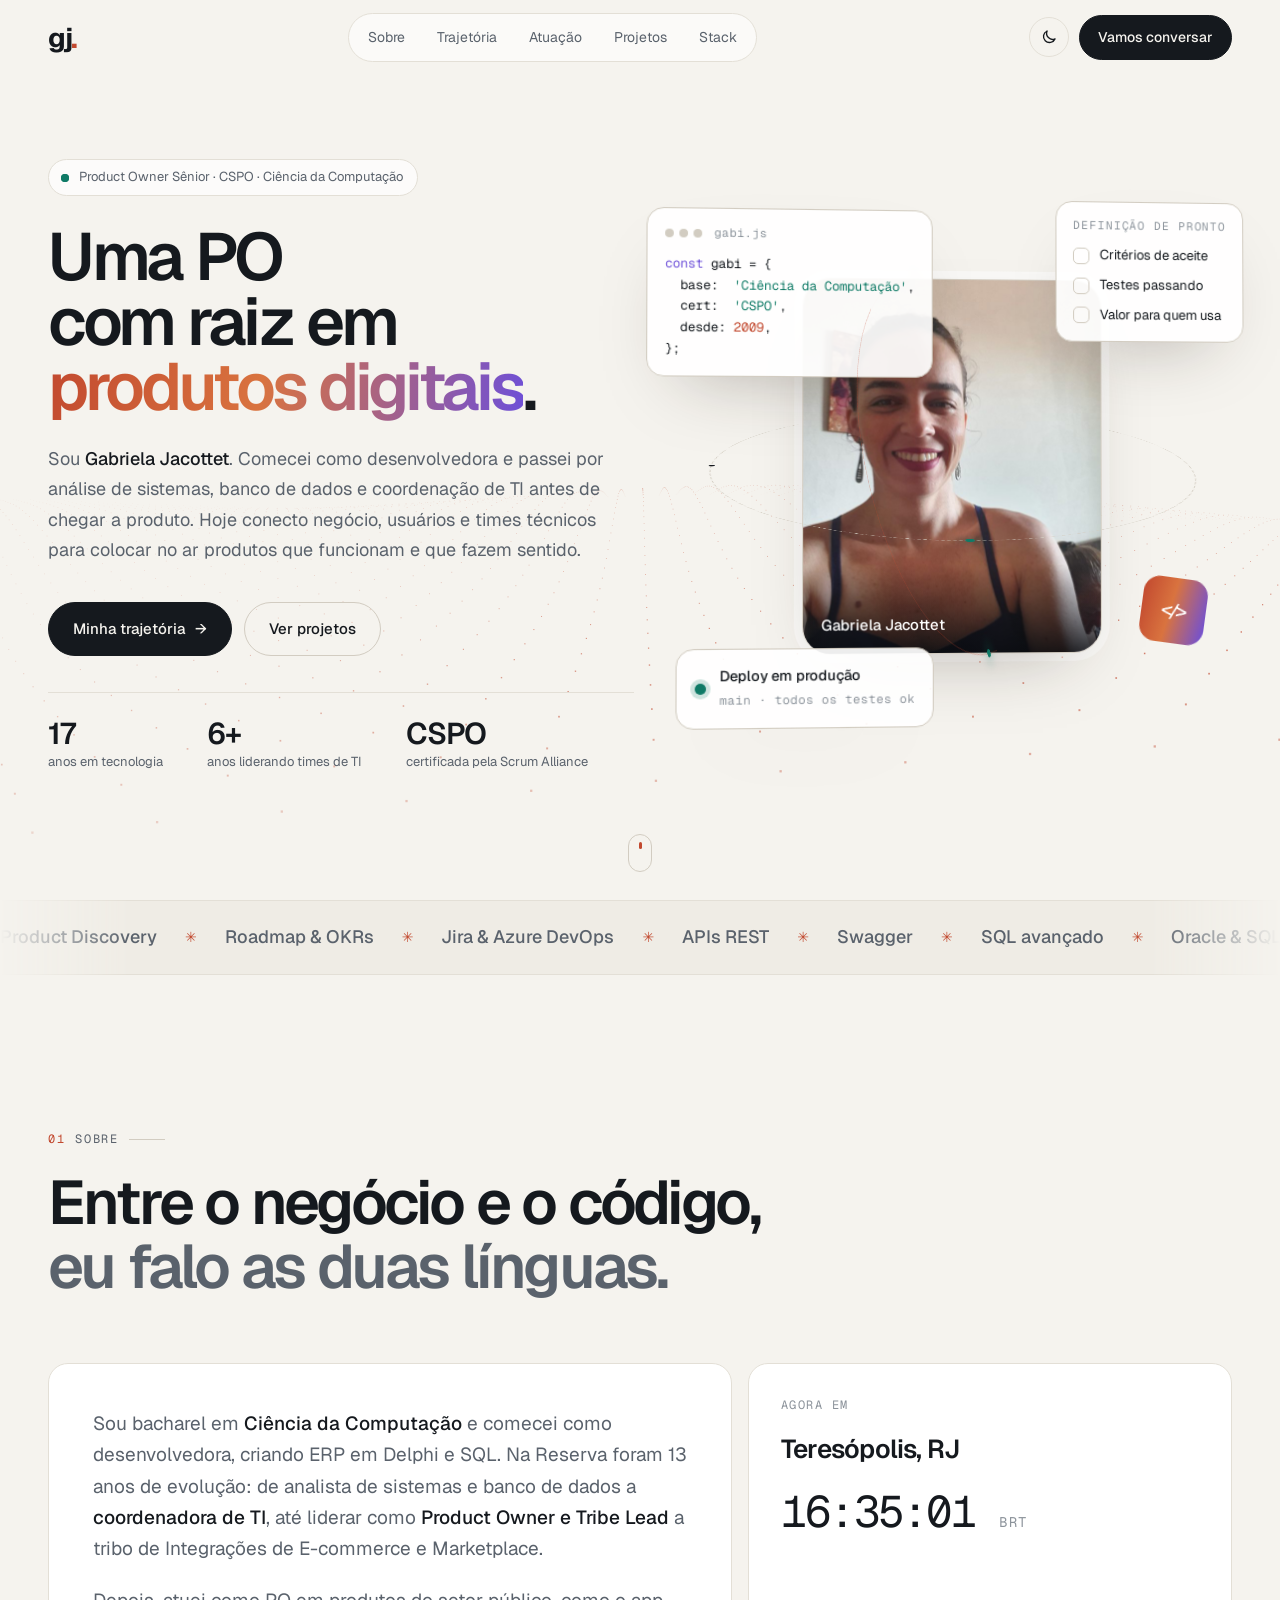
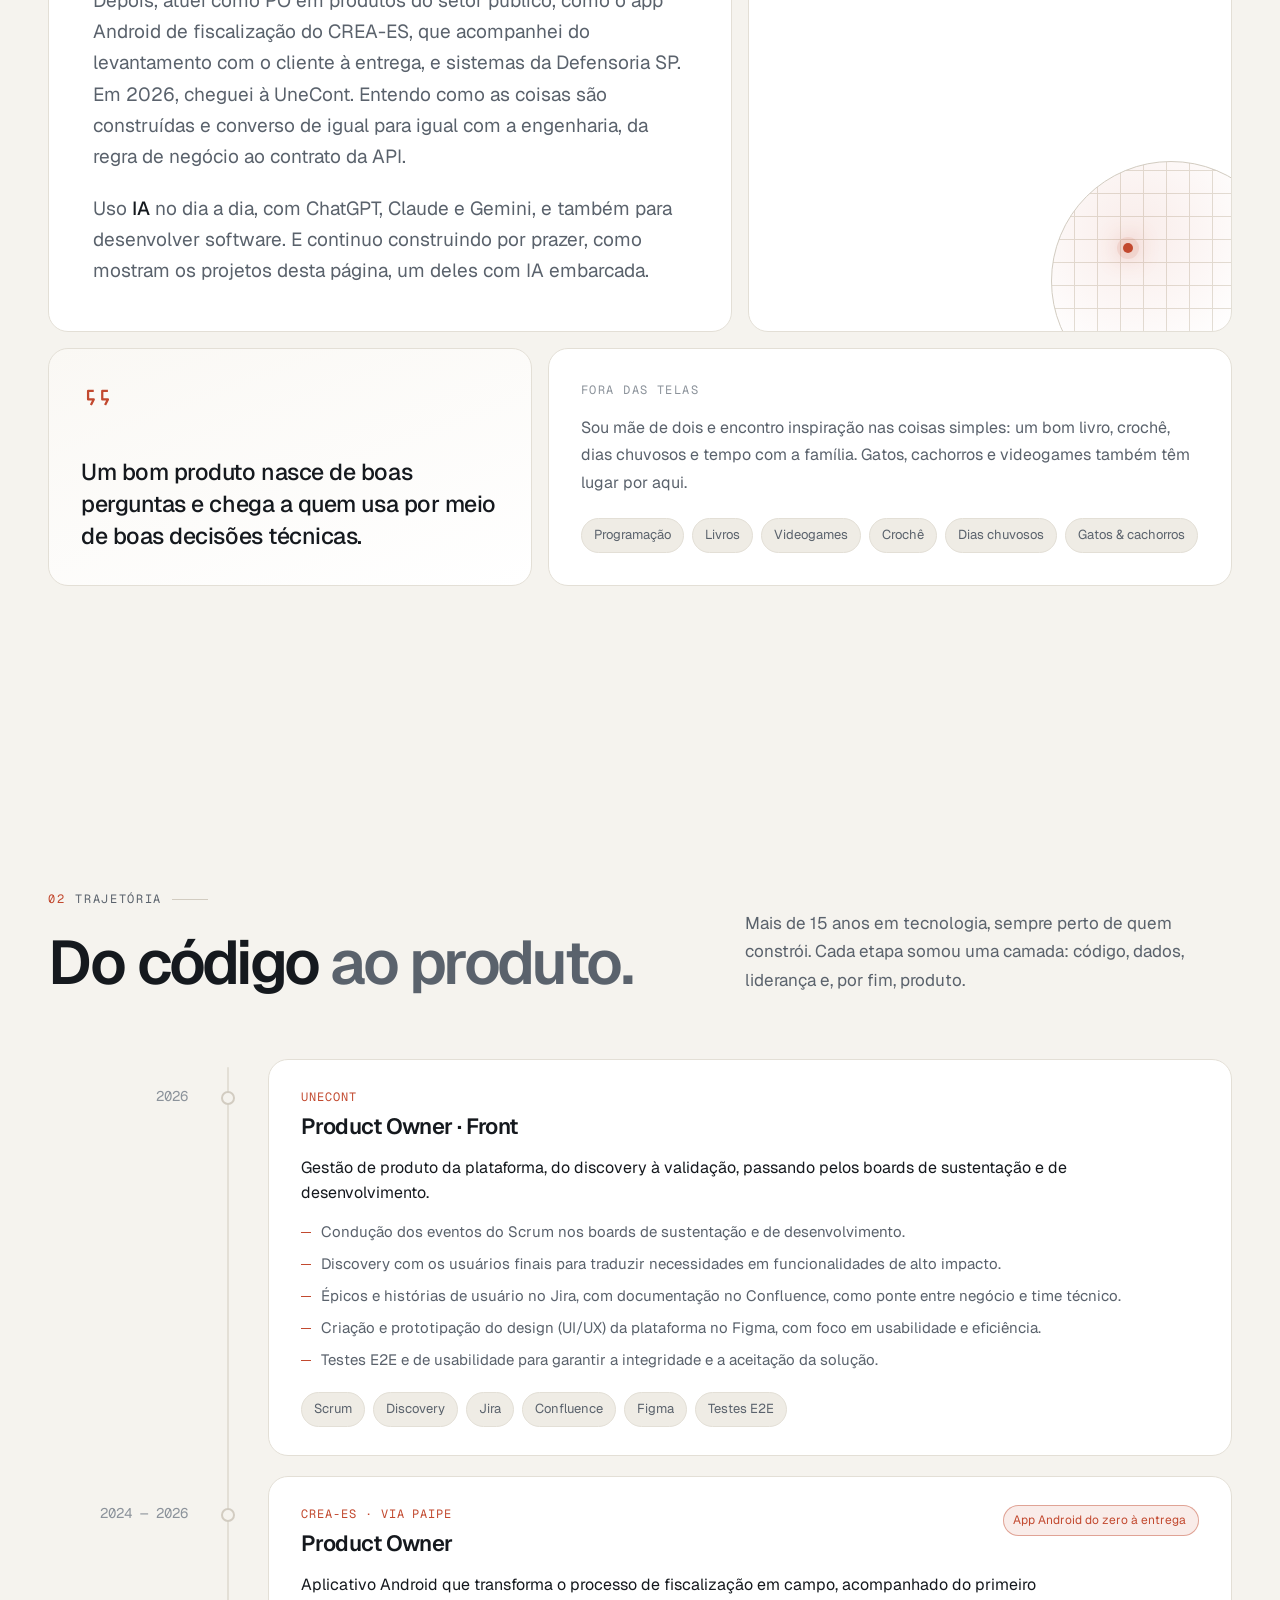
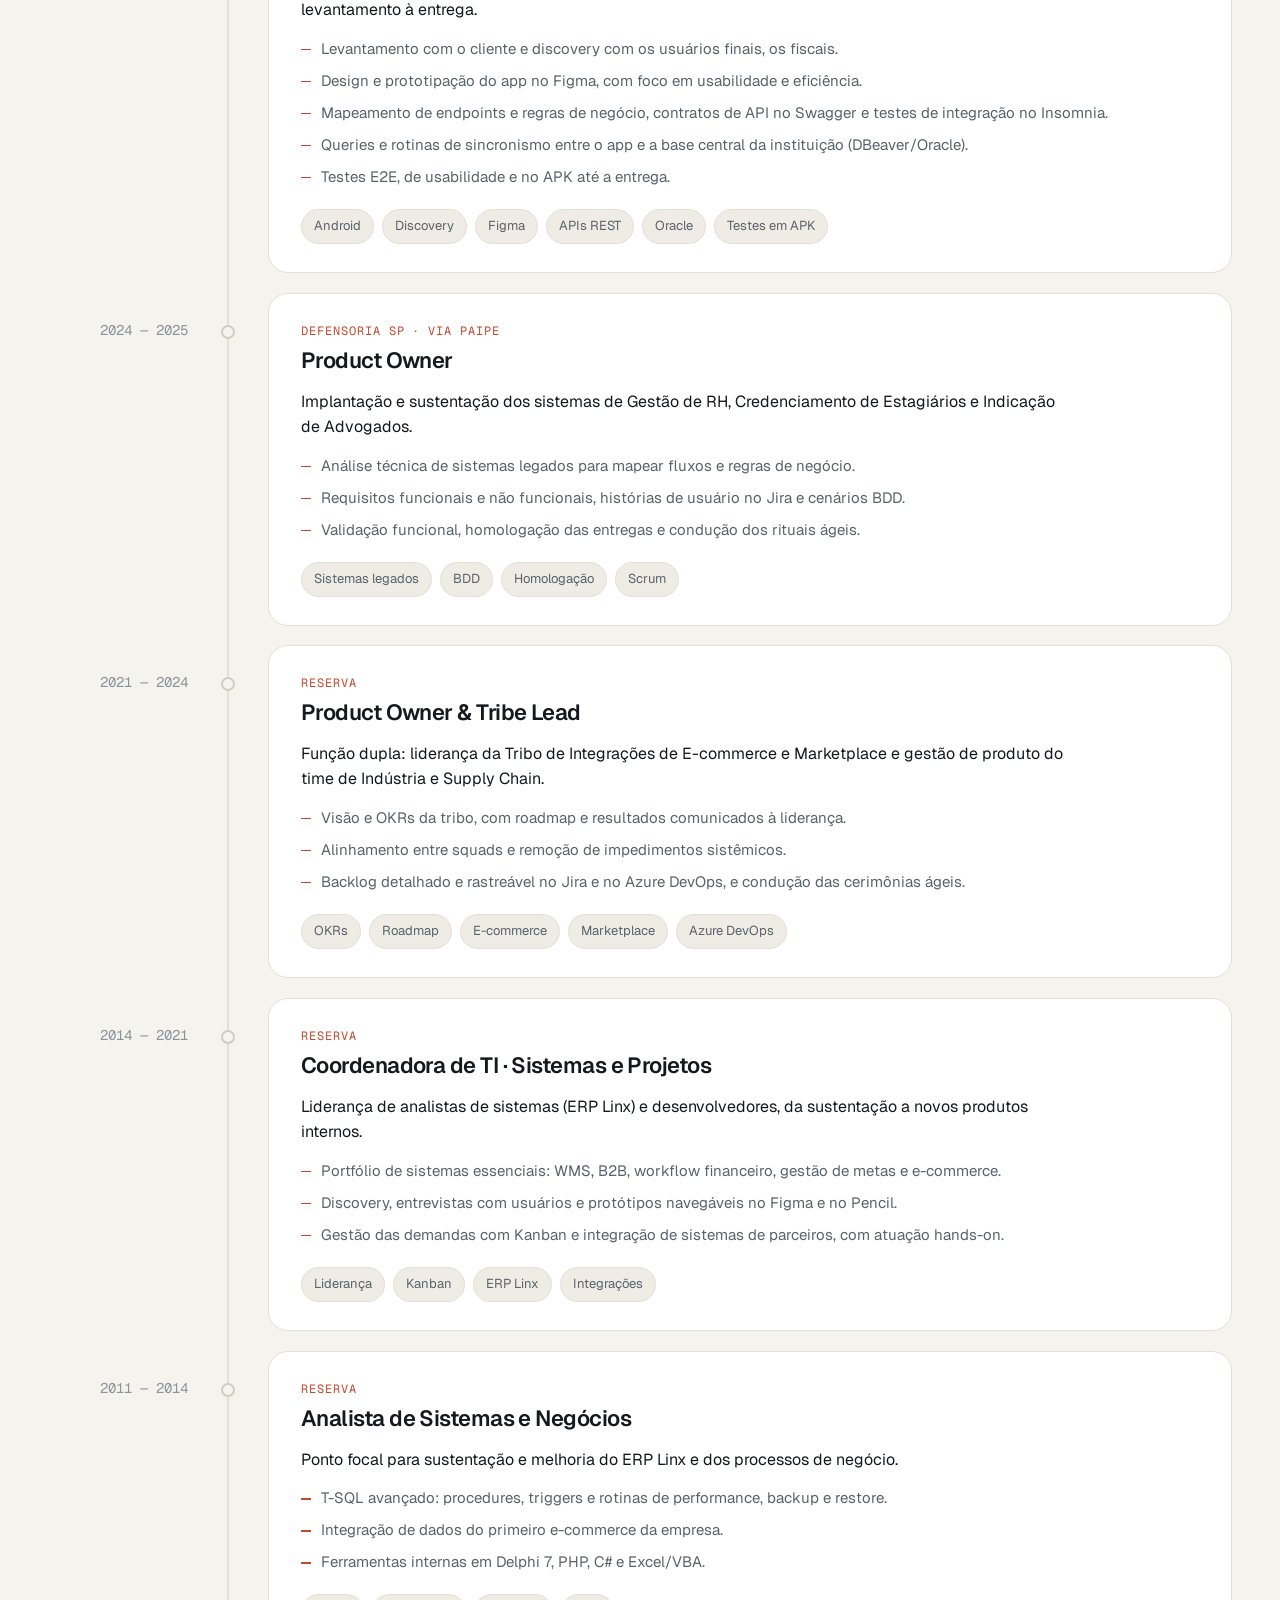
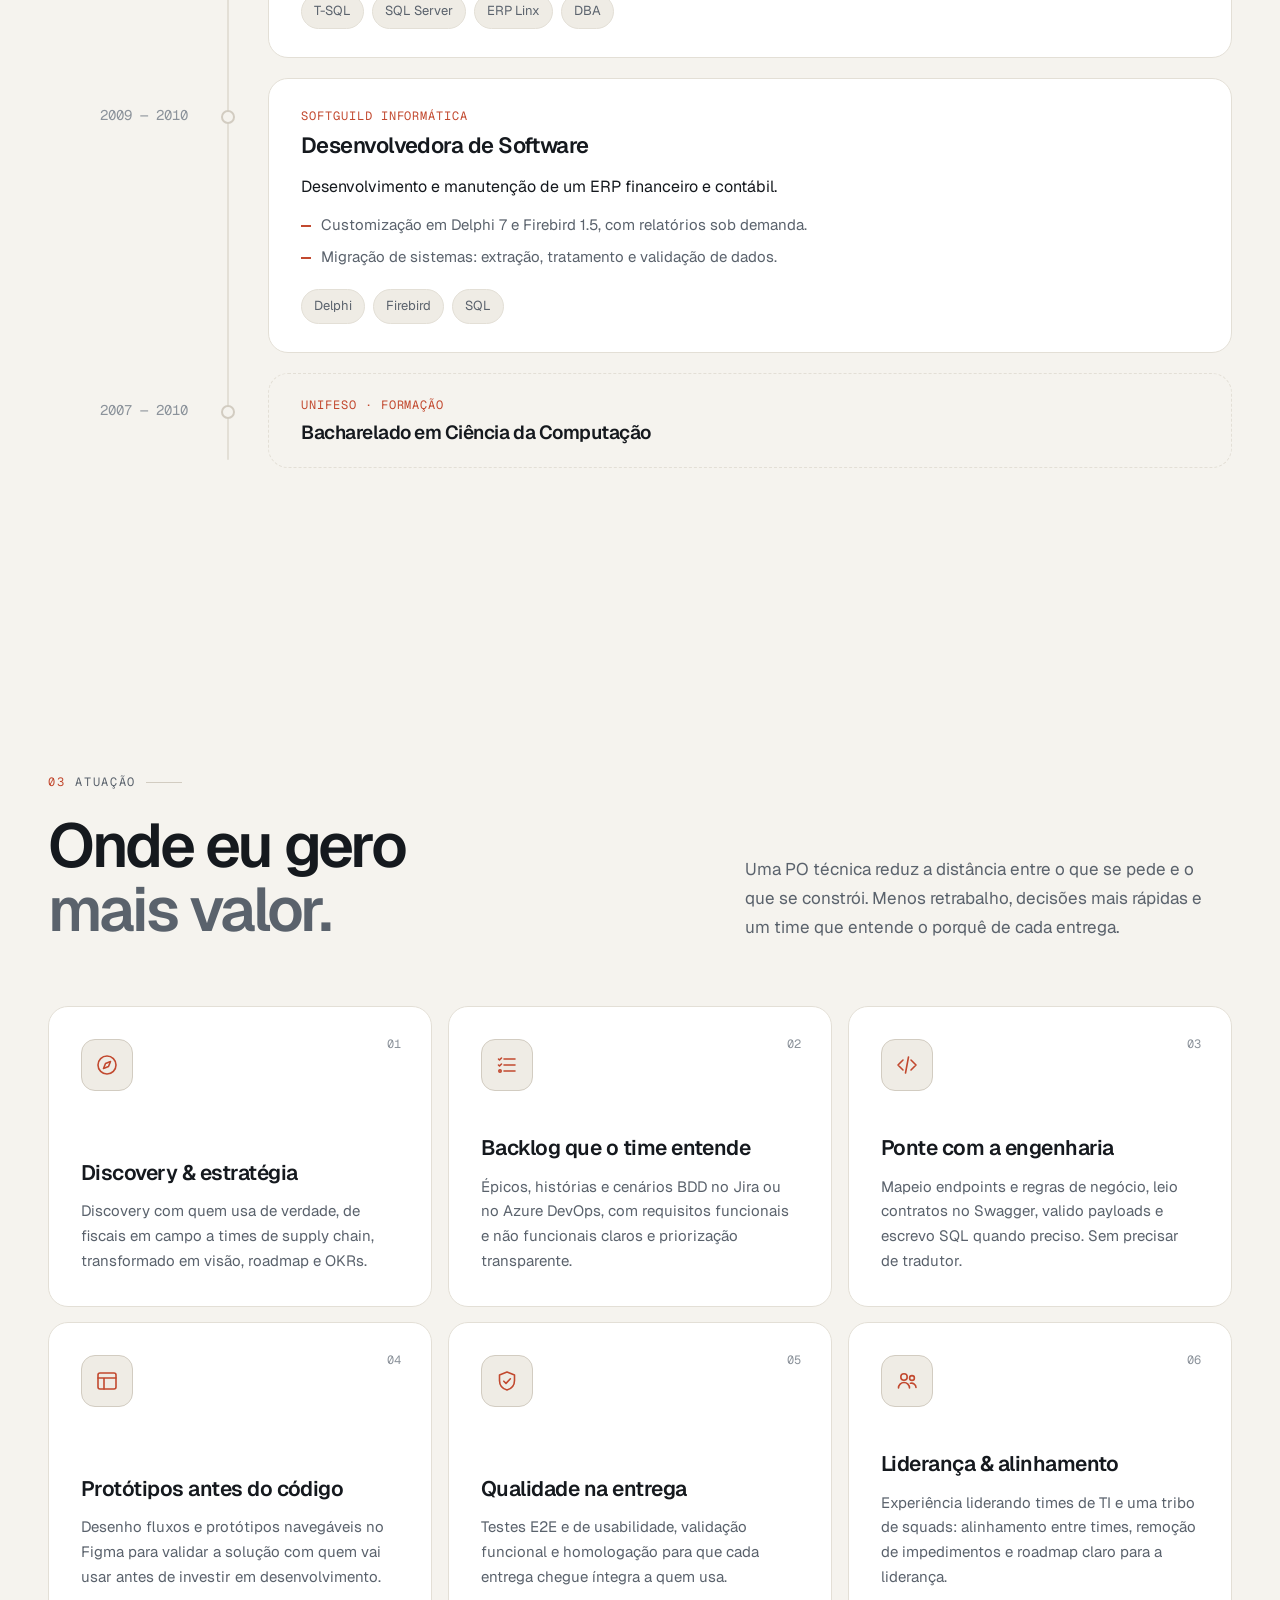
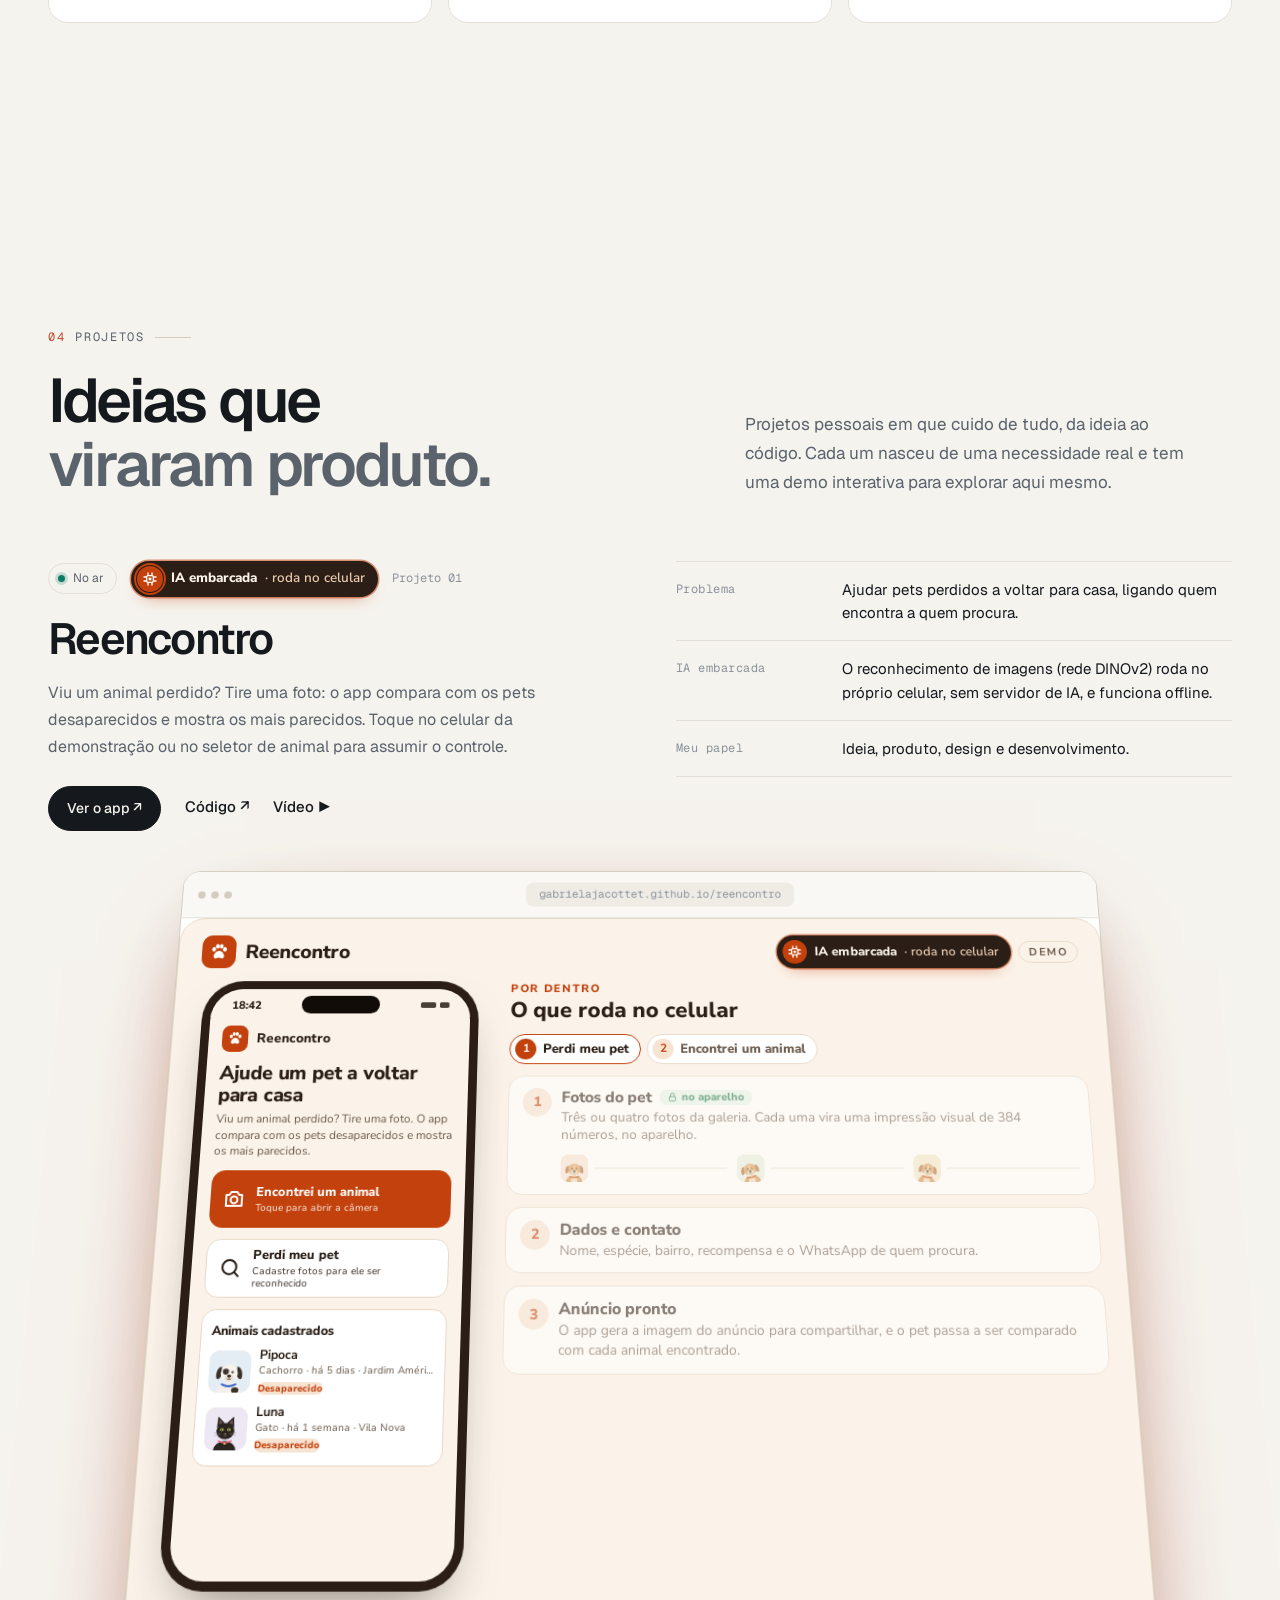
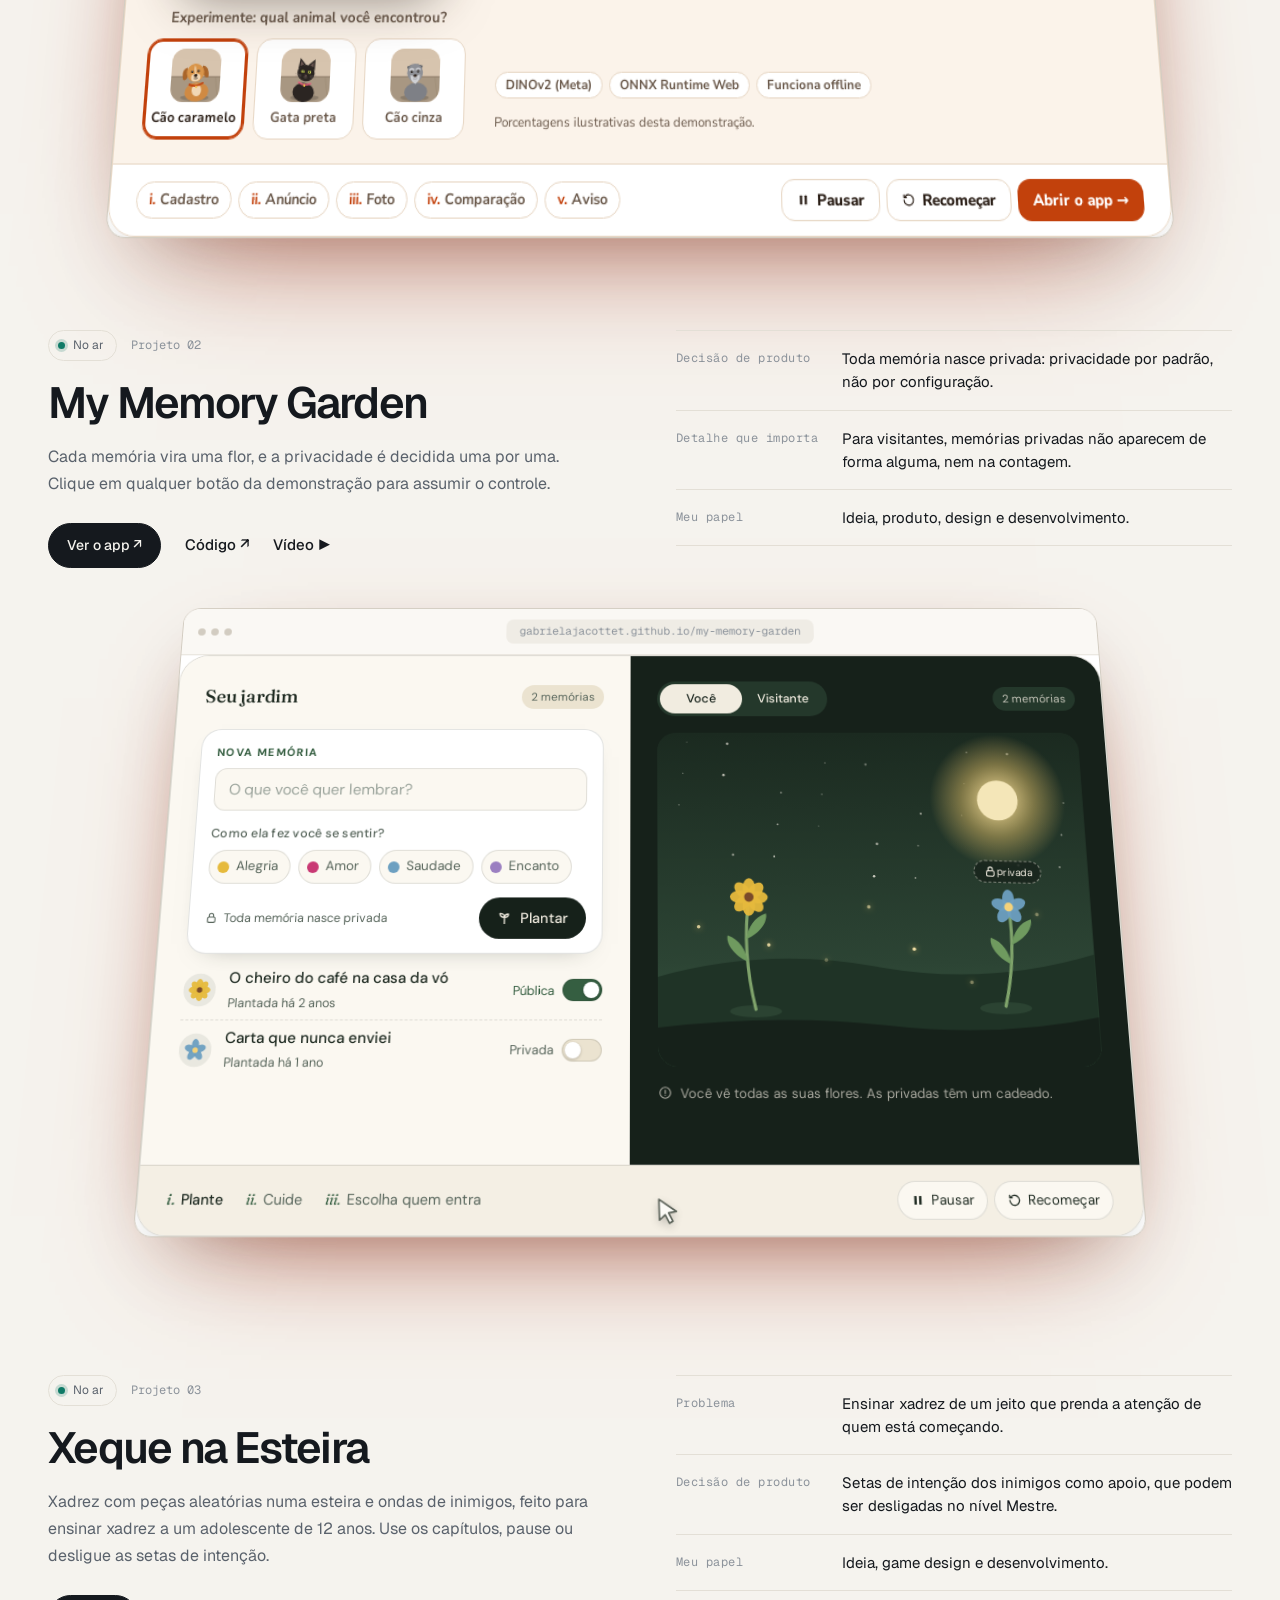
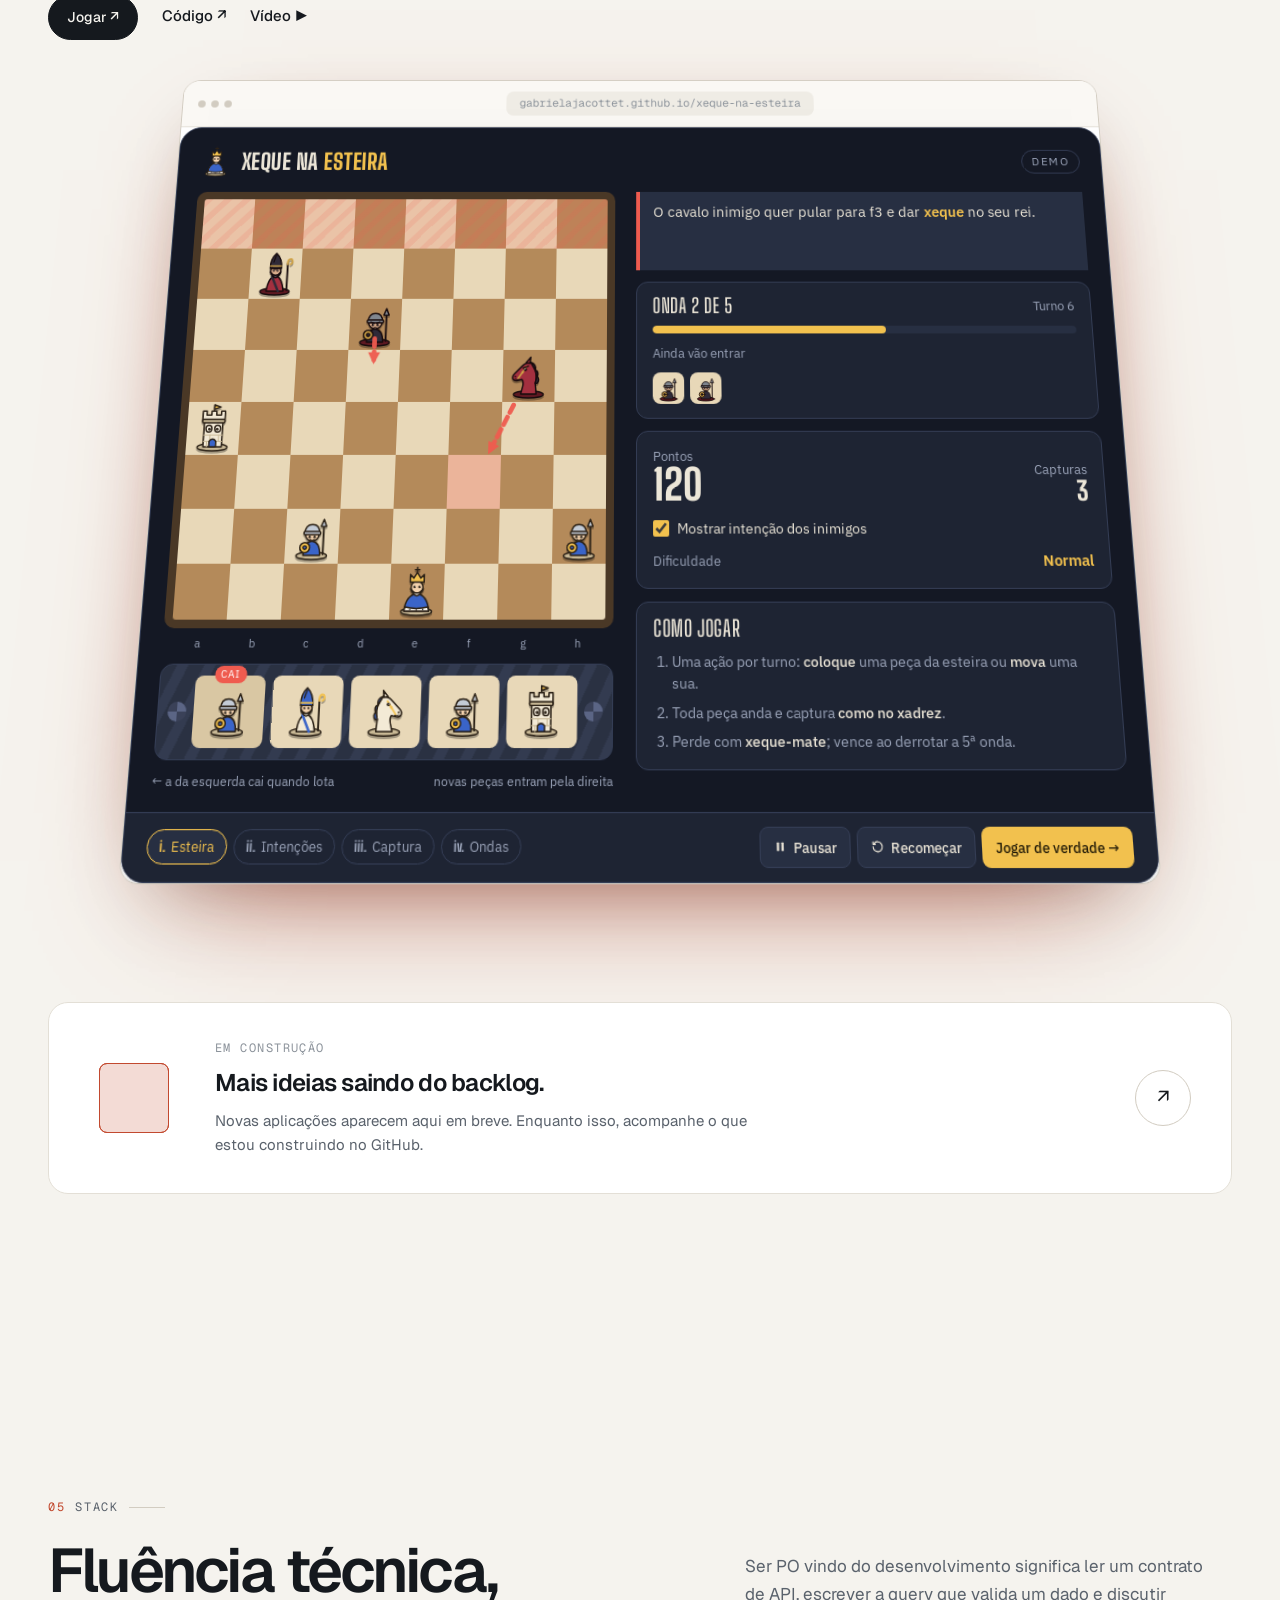
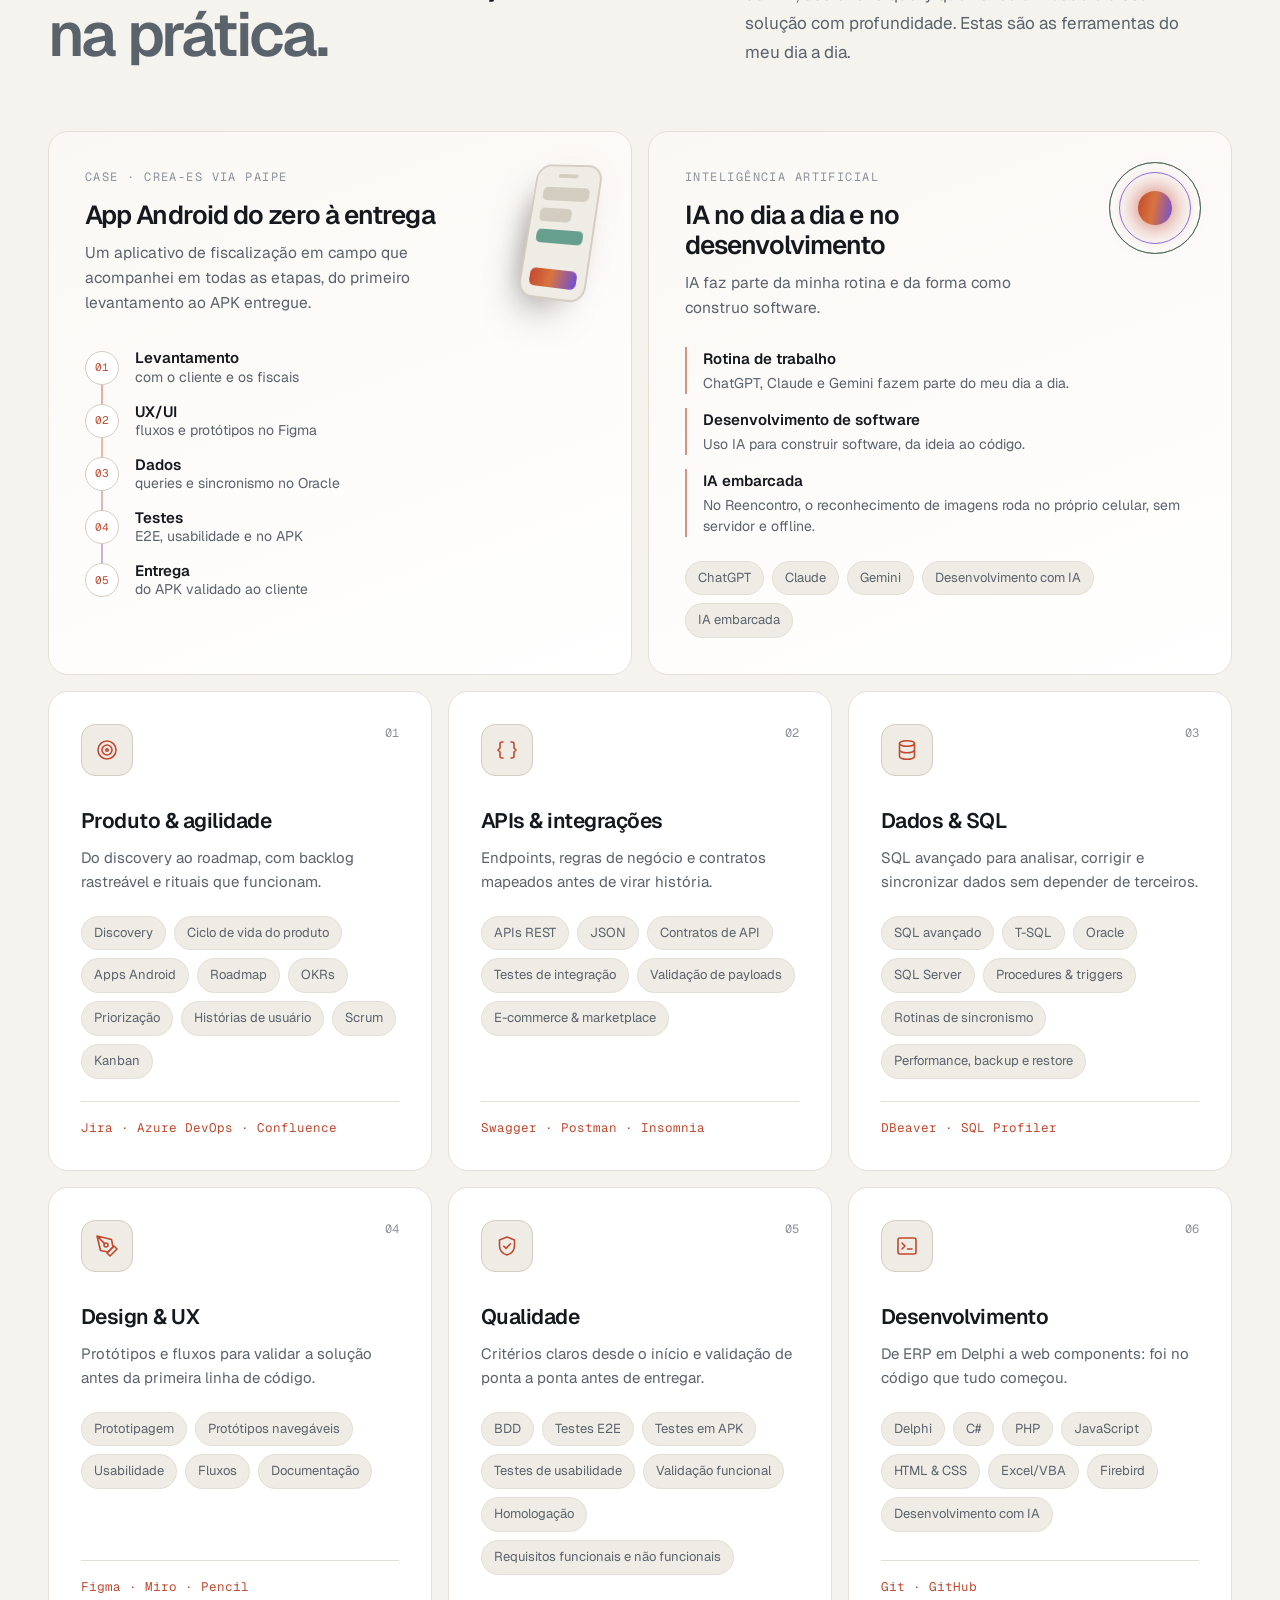
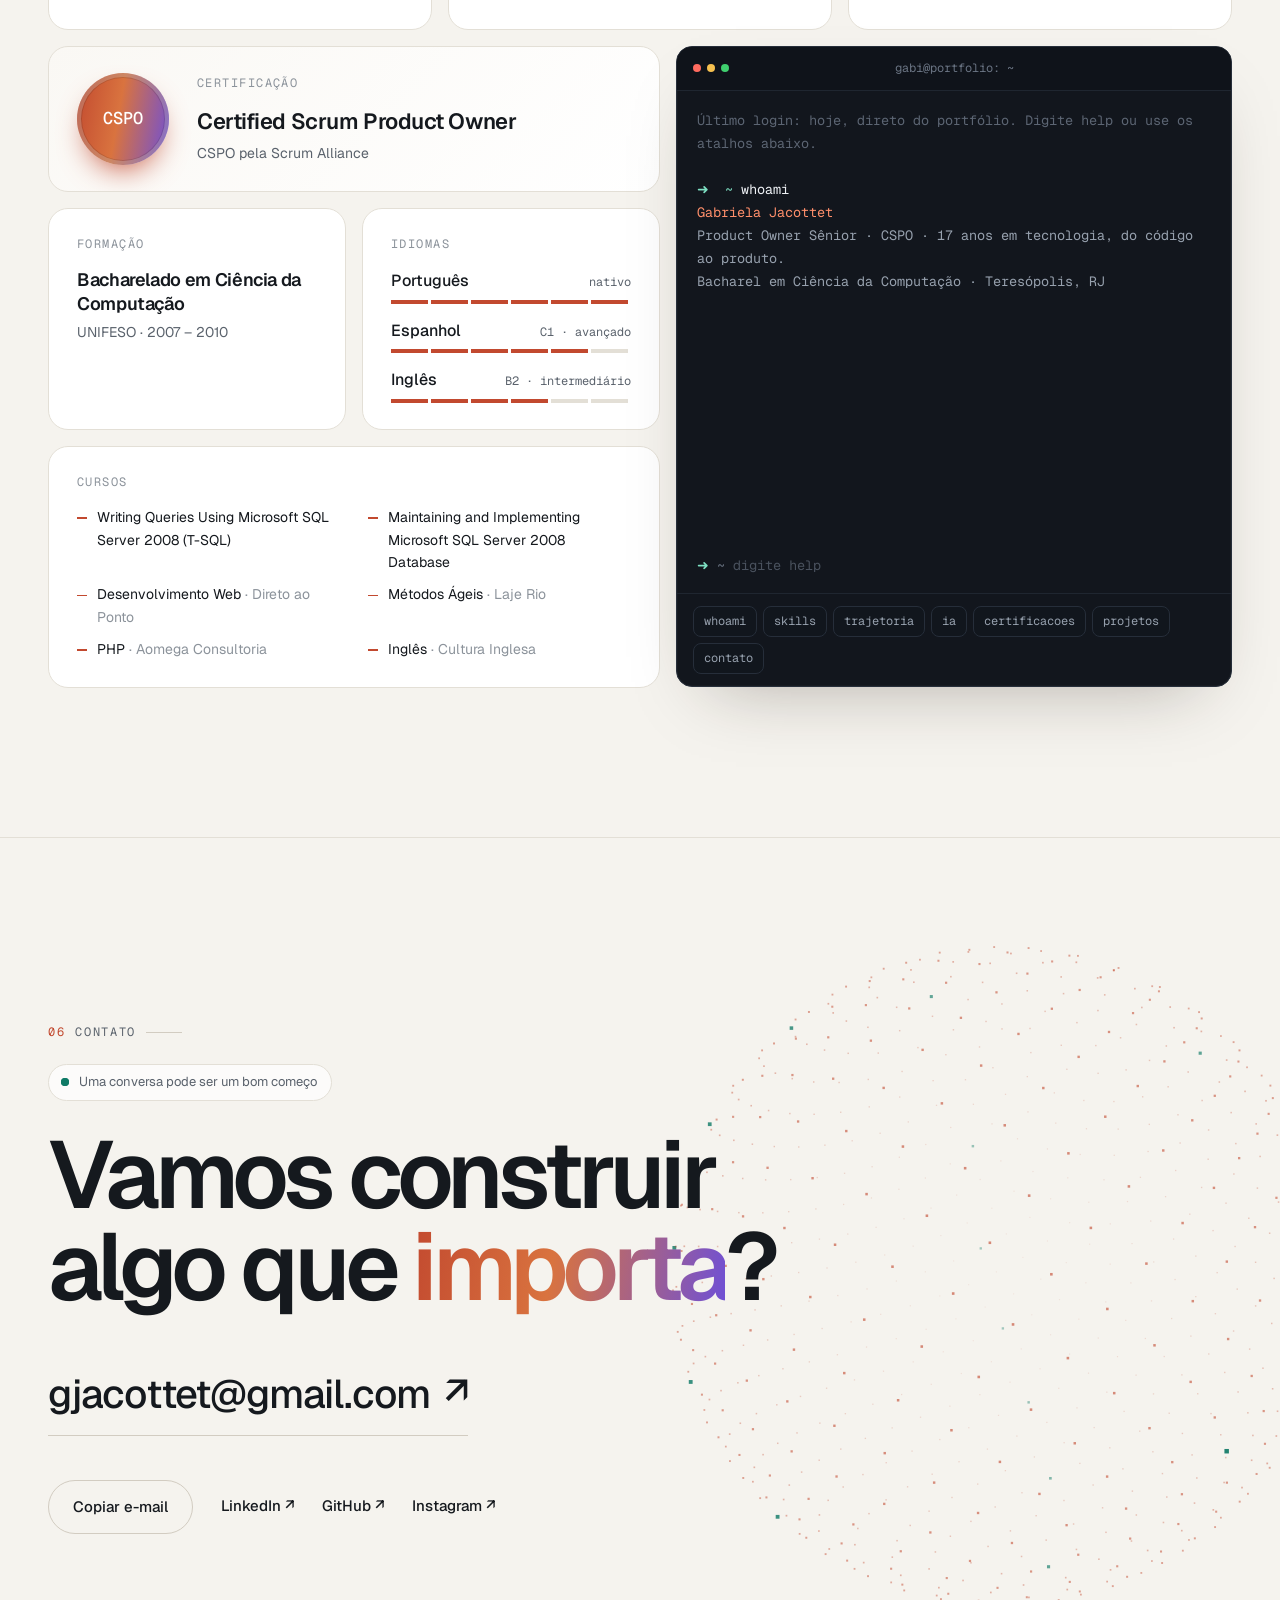
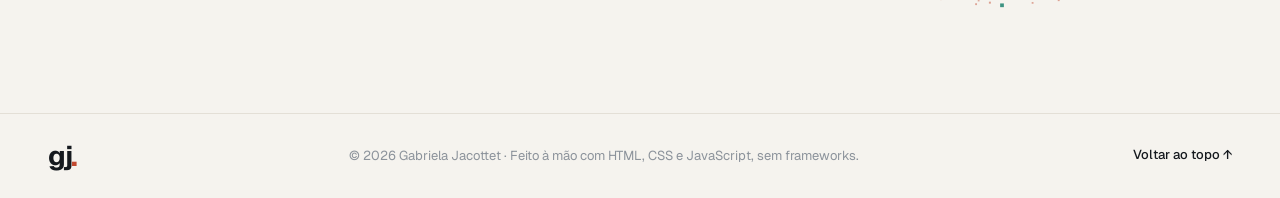
<file: index.html>
<!DOCTYPE html>
<html lang="pt-BR" data-theme="dark">
<head>
<meta charset="UTF-8">
<meta name="viewport" content="width=device-width, initial-scale=1.0">
<title>Gabriela Jacottet · Product Owner Sênior</title>
<meta name="description" content="Gabriela Jacottet, Product Owner Sênior e CSPO, bacharel em Ciência da Computação, com mais de 15 anos em tecnologia: do desenvolvimento à gestão de produtos digitais.">
<meta name="author" content="Gabriela Jacottet">
<meta property="og:type" content="website">
<meta property="og:title" content="Gabriela Jacottet · Product Owner Sênior">
<meta property="og:description" content="Uma PO com raiz em produtos digitais. Mais de 15 anos em tecnologia, do código ao produto.">
<meta property="og:image" content="https://gabrielajacottet.github.io/Portfolio/images/foto-gabi.jpg">
<meta property="og:locale" content="pt_BR">
<meta name="theme-color" content="#0b0e13">
<link rel="icon" href="favicon.svg" type="image/svg+xml">
<link rel="preconnect" href="https://fonts.googleapis.com">
<link rel="preconnect" href="https://fonts.gstatic.com" crossorigin>
<link rel="stylesheet" href="https://fonts.googleapis.com/css2?family=Geist:wght@300..700&family=Geist+Mono:wght@400;500&display=swap">
<link rel="stylesheet" href="style.css">
<script>
  try {
    const saved = localStorage.getItem('theme');
    const theme = saved || (matchMedia('(prefers-color-scheme: light)').matches ? 'light' : 'dark');
    document.documentElement.dataset.theme = theme;
  } catch {}
</script>
<script src="script.js" defer></script>
</head>
<body>
<a class="skip" href="#principal">Pular para o conteúdo</a>
<div class="progress" aria-hidden="true"></div>
<div class="cursor-glow" aria-hidden="true"></div>

<header class="header">
  <div class="wrap header-inner">
    <a class="logo" href="#inicio" aria-label="Gabriela Jacottet, início">gj<span>.</span></a>
    <nav class="nav" id="nav" aria-label="Navegação principal">
      <a href="#sobre">Sobre</a>
      <a href="#trajetoria">Trajetória</a>
      <a href="#atuacao">Atuação</a>
      <a href="#projetos">Projetos</a>
      <a href="#stack">Stack</a>
      <a class="nav-mobile-only" href="#contato">Contato</a>
    </nav>
    <div class="header-actions">
      <button class="icon-button" id="theme-toggle" type="button" aria-label="Alternar tema claro e escuro">
        <svg class="icon-sun" viewBox="0 0 24 24" aria-hidden="true"><circle cx="12" cy="12" r="4"/><path d="M12 2v2M12 20v2M4.9 4.9l1.4 1.4M17.7 17.7l1.4 1.4M2 12h2M20 12h2M4.9 19.1l1.4-1.4M17.7 6.3l1.4-1.4"/></svg>
        <svg class="icon-moon" viewBox="0 0 24 24" aria-hidden="true"><path d="M20 14.5A8 8 0 0 1 9.5 4a8 8 0 1 0 10.5 10.5Z"/></svg>
      </button>
      <a class="button button-small" href="#contato">Vamos conversar</a>
      <button class="icon-button menu-toggle" id="menu-toggle" type="button" aria-expanded="false" aria-controls="nav" aria-label="Abrir menu">
        <span></span><span></span>
      </button>
    </div>
  </div>
</header>

<main id="principal">

  <!-- HERO -->
  <section class="hero" id="inicio" aria-labelledby="titulo">
    <canvas class="hero-field" id="hero-field" aria-hidden="true"></canvas>
    <div class="wrap hero-grid">
      <div class="hero-copy">
        <p class="eyebrow" data-reveal><span class="pulse"></span> Product Owner Sênior · CSPO · Ciência da Computação</p>
        <h1 id="titulo" data-reveal>Uma PO com raiz em <span class="gradient-text">produtos digitais</span>.</h1>
        <p class="lead" data-reveal>Sou <strong>Gabriela Jacottet</strong>. Comecei como desenvolvedora e passei por análise de sistemas, banco de dados e coordenação de TI antes de chegar a produto. Hoje conecto negócio, usuários e times técnicos para colocar no ar produtos que funcionam e que fazem sentido.</p>
        <div class="actions" data-reveal>
          <a class="button" href="#trajetoria">Minha trajetória <span aria-hidden="true">→</span></a>
          <a class="button button-ghost" href="#projetos">Ver projetos</a>
        </div>
        <ul class="hero-meta" data-reveal>
          <li><strong data-years-since="2009">17</strong><span>anos em tecnologia</span></li>
          <li><strong>6+</strong><span>anos liderando times de TI</span></li>
          <li><strong>CSPO</strong><span>certificada pela Scrum Alliance</span></li>
        </ul>
      </div>

      <div class="hero-stage" id="hero-stage" aria-hidden="true">
        <div class="hero-scene">
          <div class="orbit"><i></i><i></i><i></i></div>
          <div class="orbit orbit-2"><i></i><i></i></div>
          <figure class="portrait">
            <img src="images/foto-gabi.jpg" alt="" width="600" height="772" fetchpriority="high">
            <figcaption>Gabriela Jacottet</figcaption>
          </figure>
          <div class="chip chip-code">
            <span class="chip-bar"><i></i><i></i><i></i><span class="mono">gabi.js</span></span>
<pre class="mono"><span class="tk">const</span> gabi = {
  base:  <span class="ts">'Ciência da Computação'</span>,
  cert:  <span class="ts">'CSPO'</span>,
  desde: <span class="tn">2009</span>,
};</pre>
          </div>
          <div class="chip chip-done">
            <span class="chip-title mono">Definição de pronto</span>
            <ul>
              <li>Critérios de aceite</li>
              <li>Testes passando</li>
              <li>Valor para quem usa</li>
            </ul>
          </div>
          <div class="chip chip-deploy">
            <span class="status-dot"></span>
            <span><strong>Deploy em produção</strong><span class="mono">main · todos os testes ok</span></span>
          </div>
          <div class="chip chip-tag mono">&lt;/&gt;</div>
        </div>
      </div>
    </div>
    <a class="scroll-cue" href="#sobre" aria-label="Rolar para a seção Sobre"><span></span></a>
  </section>

  <!-- MARQUEE -->
  <div class="marquee" aria-label="Competências">
    <div class="marquee-track">
      <ul>
        <li>Product Discovery</li><li>Roadmap &amp; OKRs</li><li>Jira &amp; Azure DevOps</li><li>APIs REST</li><li>Swagger</li><li>SQL avançado</li><li>Oracle &amp; SQL Server</li><li>Figma</li><li>BDD</li><li>Testes E2E</li><li>Scrum</li><li>Kanban</li><li>Integrações de e-commerce</li><li>Apps Android</li><li>IA generativa</li>
      </ul>
      <ul aria-hidden="true">
        <li>Product Discovery</li><li>Roadmap &amp; OKRs</li><li>Jira &amp; Azure DevOps</li><li>APIs REST</li><li>Swagger</li><li>SQL avançado</li><li>Oracle &amp; SQL Server</li><li>Figma</li><li>BDD</li><li>Testes E2E</li><li>Scrum</li><li>Kanban</li><li>Integrações de e-commerce</li><li>Apps Android</li><li>IA generativa</li>
      </ul>
    </div>
  </div>

  <!-- SOBRE -->
  <section class="section" id="sobre" aria-labelledby="sobre-titulo">
    <div class="wrap">
      <div class="section-head" data-reveal>
        <p class="section-label"><span class="mono">01</span> Sobre</p>
        <h2 id="sobre-titulo">Entre o negócio e o código, <span class="muted">eu falo as duas línguas.</span></h2>
      </div>
      <div class="bento">
        <article class="card card-about" data-reveal data-tilt>
          <p>Sou bacharel em <strong>Ciência da Computação</strong> e comecei como desenvolvedora, criando ERP em Delphi e SQL. Na Reserva foram 13 anos de evolução: de analista de sistemas e banco de dados a <strong>coordenadora de TI</strong>, até liderar como <strong>Product Owner e Tribe Lead</strong> a tribo de Integrações de E-commerce e Marketplace.</p>
          <p>Depois, atuei como PO em produtos do setor público, como o app Android de fiscalização do CREA-ES, que acompanhei do levantamento com o cliente à entrega, e sistemas da Defensoria SP. Em 2026, cheguei à UneCont. Entendo como as coisas são construídas e converso de igual para igual com a engenharia, da regra de negócio ao contrato da API.</p>
          <p>Uso <strong>IA</strong> no dia a dia, com ChatGPT, Claude e Gemini, e também para desenvolver software. E continuo construindo por prazer, como mostram os projetos desta página, um deles com IA embarcada.</p>
        </article>
        <article class="card card-now" data-reveal data-tilt>
          <p class="card-label mono">Agora em</p>
          <p class="now-place">Teresópolis, RJ</p>
          <p class="now-time mono"><span id="local-time">--:--</span> <span class="faint">BRT</span></p>
          <div class="now-globe" aria-hidden="true"><span></span></div>
        </article>
        <article class="card card-quote" data-reveal data-tilt>
          <svg viewBox="0 0 24 24" aria-hidden="true"><path d="M9 7H5v6h4l-2 4M19 7h-4v6h4l-2 4"/></svg>
          <p>Um bom produto nasce de boas perguntas e chega a quem usa por meio de boas decisões técnicas.</p>
        </article>
        <article class="card card-life" data-reveal data-tilt>
          <p class="card-label mono">Fora das telas</p>
          <p>Sou mãe de dois e encontro inspiração nas coisas simples: um bom livro, crochê, dias chuvosos e tempo com a família. Gatos, cachorros e videogames também têm lugar por aqui.</p>
          <h3 class="sr-only">Interesses</h3>
          <ul class="tags">
            <li>Programação</li><li>Livros</li><li>Videogames</li><li>Crochê</li><li>Dias chuvosos</li><li>Gatos &amp; cachorros</li>
          </ul>
        </article>
      </div>
    </div>
  </section>

  <!-- TRAJETÓRIA -->
  <section class="section" id="trajetoria" aria-labelledby="trajetoria-titulo">
    <div class="wrap">
      <div class="section-head section-head-split" data-reveal>
        <div>
          <p class="section-label"><span class="mono">02</span> Trajetória</p>
          <h2 id="trajetoria-titulo">Do código <span class="muted">ao produto.</span></h2>
        </div>
        <p class="section-intro">Mais de 15 anos em tecnologia, sempre perto de quem constrói. Cada etapa somou uma camada: código, dados, liderança e, por fim, produto.</p>
      </div>
      <ol class="timeline" id="timeline">
        <li class="role" data-reveal>
          <p class="role-when mono">2026</p>
          <article class="card role-card" data-tilt>
            <header class="role-head">
              <div>
                <p class="role-org mono">UneCont</p>
                <h3>Product Owner · Front</h3>
              </div>
            </header>
            <p class="role-summary">Gestão de produto da plataforma, do discovery à validação, passando pelos boards de sustentação e de desenvolvimento.</p>
            <ul class="role-points">
              <li>Condução dos eventos do Scrum nos boards de sustentação e de desenvolvimento.</li>
              <li>Discovery com os usuários finais para traduzir necessidades em funcionalidades de alto impacto.</li>
              <li>Épicos e histórias de usuário no Jira, com documentação no Confluence, como ponte entre negócio e time técnico.</li>
              <li>Criação e prototipação do design (UI/UX) da plataforma no Figma, com foco em usabilidade e eficiência.</li>
              <li>Testes E2E e de usabilidade para garantir a integridade e a aceitação da solução.</li>
            </ul>
            <ul class="tags"><li>Scrum</li><li>Discovery</li><li>Jira</li><li>Confluence</li><li>Figma</li><li>Testes E2E</li></ul>
          </article>
        </li>
        <li class="role" data-reveal>
          <p class="role-when mono">2024 — 2026</p>
          <article class="card role-card" data-tilt>
            <header class="role-head">
              <div>
                <p class="role-org mono">CREA-ES · via PAIPE</p>
                <h3>Product Owner</h3>
              </div>
              <span class="badge badge-accent">App Android do zero à entrega</span>
            </header>
            <p class="role-summary">Aplicativo Android que transforma o processo de fiscalização em campo, acompanhado do primeiro levantamento à entrega.</p>
            <ul class="role-points">
              <li>Levantamento com o cliente e discovery com os usuários finais, os fiscais.</li>
              <li>Design e prototipação do app no Figma, com foco em usabilidade e eficiência.</li>
              <li>Mapeamento de endpoints e regras de negócio, contratos de API no Swagger e testes de integração no Insomnia.</li>
              <li>Queries e rotinas de sincronismo entre o app e a base central da instituição (DBeaver/Oracle).</li>
              <li>Testes E2E, de usabilidade e no APK até a entrega.</li>
            </ul>
            <ul class="tags"><li>Android</li><li>Discovery</li><li>Figma</li><li>APIs REST</li><li>Oracle</li><li>Testes em APK</li></ul>
          </article>
        </li>
        <li class="role" data-reveal>
          <p class="role-when mono">2024 — 2025</p>
          <article class="card role-card" data-tilt>
            <header class="role-head">
              <div>
                <p class="role-org mono">Defensoria SP · via PAIPE</p>
                <h3>Product Owner</h3>
              </div>
            </header>
            <p class="role-summary">Implantação e sustentação dos sistemas de Gestão de RH, Credenciamento de Estagiários e Indicação de Advogados.</p>
            <ul class="role-points">
              <li>Análise técnica de sistemas legados para mapear fluxos e regras de negócio.</li>
              <li>Requisitos funcionais e não funcionais, histórias de usuário no Jira e cenários BDD.</li>
              <li>Validação funcional, homologação das entregas e condução dos rituais ágeis.</li>
            </ul>
            <ul class="tags"><li>Sistemas legados</li><li>BDD</li><li>Homologação</li><li>Scrum</li></ul>
          </article>
        </li>
        <li class="role" data-reveal>
          <p class="role-when mono">2021 — 2024</p>
          <article class="card role-card" data-tilt>
            <header class="role-head">
              <div>
                <p class="role-org mono">Reserva</p>
                <h3>Product Owner &amp; Tribe Lead</h3>
              </div>
            </header>
            <p class="role-summary">Função dupla: liderança da Tribo de Integrações de E-commerce e Marketplace e gestão de produto do time de Indústria e Supply Chain.</p>
            <ul class="role-points">
              <li>Visão e OKRs da tribo, com roadmap e resultados comunicados à liderança.</li>
              <li>Alinhamento entre squads e remoção de impedimentos sistêmicos.</li>
              <li>Backlog detalhado e rastreável no Jira e no Azure DevOps, e condução das cerimônias ágeis.</li>
            </ul>
            <ul class="tags"><li>OKRs</li><li>Roadmap</li><li>E-commerce</li><li>Marketplace</li><li>Azure DevOps</li></ul>
          </article>
        </li>
        <li class="role" data-reveal>
          <p class="role-when mono">2014 — 2021</p>
          <article class="card role-card" data-tilt>
            <header class="role-head">
              <div>
                <p class="role-org mono">Reserva</p>
                <h3>Coordenadora de TI · Sistemas e Projetos</h3>
              </div>
            </header>
            <p class="role-summary">Liderança de analistas de sistemas (ERP Linx) e desenvolvedores, da sustentação a novos produtos internos.</p>
            <ul class="role-points">
              <li>Portfólio de sistemas essenciais: WMS, B2B, workflow financeiro, gestão de metas e e-commerce.</li>
              <li>Discovery, entrevistas com usuários e protótipos navegáveis no Figma e no Pencil.</li>
              <li>Gestão das demandas com Kanban e integração de sistemas de parceiros, com atuação hands-on.</li>
            </ul>
            <ul class="tags"><li>Liderança</li><li>Kanban</li><li>ERP Linx</li><li>Integrações</li></ul>
          </article>
        </li>
        <li class="role" data-reveal>
          <p class="role-when mono">2011 — 2014</p>
          <article class="card role-card" data-tilt>
            <header class="role-head">
              <div>
                <p class="role-org mono">Reserva</p>
                <h3>Analista de Sistemas e Negócios</h3>
              </div>
            </header>
            <p class="role-summary">Ponto focal para sustentação e melhoria do ERP Linx e dos processos de negócio.</p>
            <ul class="role-points">
              <li>T-SQL avançado: procedures, triggers e rotinas de performance, backup e restore.</li>
              <li>Integração de dados do primeiro e-commerce da empresa.</li>
              <li>Ferramentas internas em Delphi 7, PHP, C# e Excel/VBA.</li>
            </ul>
            <ul class="tags"><li>T-SQL</li><li>SQL Server</li><li>ERP Linx</li><li>DBA</li></ul>
          </article>
        </li>
        <li class="role" data-reveal>
          <p class="role-when mono">2009 — 2010</p>
          <article class="card role-card" data-tilt>
            <header class="role-head">
              <div>
                <p class="role-org mono">Softguild Informática</p>
                <h3>Desenvolvedora de Software</h3>
              </div>
            </header>
            <p class="role-summary">Desenvolvimento e manutenção de um ERP financeiro e contábil.</p>
            <ul class="role-points">
              <li>Customização em Delphi 7 e Firebird 1.5, com relatórios sob demanda.</li>
              <li>Migração de sistemas: extração, tratamento e validação de dados.</li>
            </ul>
            <ul class="tags"><li>Delphi</li><li>Firebird</li><li>SQL</li></ul>
          </article>
        </li>
        <li class="role role-edu" data-reveal>
          <p class="role-when mono">2007 — 2010</p>
          <article class="card role-card">
            <header class="role-head">
              <div>
                <p class="role-org mono">UNIFESO · Formação</p>
                <h3>Bacharelado em Ciência da Computação</h3>
              </div>
            </header>
          </article>
        </li>
      </ol>
    </div>
  </section>

  <!-- ATUAÇÃO -->
  <section class="section" id="atuacao" aria-labelledby="atuacao-titulo">
    <div class="wrap">
      <div class="section-head section-head-split" data-reveal>
        <div>
          <p class="section-label"><span class="mono">03</span> Atuação</p>
          <h2 id="atuacao-titulo">Onde eu gero <span class="muted">mais valor.</span></h2>
        </div>
        <p class="section-intro">Uma PO técnica reduz a distância entre o que se pede e o que se constrói. Menos retrabalho, decisões mais rápidas e um time que entende o porquê de cada entrega.</p>
      </div>
      <div class="services">
        <article class="card service" data-reveal data-tilt>
          <span class="service-index mono">01</span>
          <svg class="service-icon" viewBox="0 0 24 24" aria-hidden="true"><circle cx="12" cy="12" r="9"/><path d="m15.5 8.5-2 5-5 2 2-5 5-2Z"/></svg>
          <h3>Discovery &amp; estratégia</h3>
          <p>Discovery com quem usa de verdade, de fiscais em campo a times de supply chain, transformado em visão, roadmap e OKRs.</p>
        </article>
        <article class="card service" data-reveal data-tilt>
          <span class="service-index mono">02</span>
          <svg class="service-icon" viewBox="0 0 24 24" aria-hidden="true"><path d="M9 6h11M9 12h11M9 18h11"/><path d="m3.5 6 1 1 2-2M3.5 12l1 1 2-2"/><circle cx="5" cy="18" r="1.2"/></svg>
          <h3>Backlog que o time entende</h3>
          <p>Épicos, histórias e cenários BDD no Jira ou no Azure DevOps, com requisitos funcionais e não funcionais claros e priorização transparente.</p>
        </article>
        <article class="card service" data-reveal data-tilt>
          <span class="service-index mono">03</span>
          <svg class="service-icon" viewBox="0 0 24 24" aria-hidden="true"><path d="m8 7-5 5 5 5M16 7l5 5-5 5M13.5 4l-3 16"/></svg>
          <h3>Ponte com a engenharia</h3>
          <p>Mapeio endpoints e regras de negócio, leio contratos no Swagger, valido payloads e escrevo SQL quando preciso. Sem precisar de tradutor.</p>
        </article>
        <article class="card service" data-reveal data-tilt>
          <span class="service-index mono">04</span>
          <svg class="service-icon" viewBox="0 0 24 24" aria-hidden="true"><rect x="3" y="4" width="18" height="16" rx="2"/><path d="M3 9h18M9 9v11"/></svg>
          <h3>Protótipos antes do código</h3>
          <p>Desenho fluxos e protótipos navegáveis no Figma para validar a solução com quem vai usar antes de investir em desenvolvimento.</p>
        </article>
        <article class="card service" data-reveal data-tilt>
          <span class="service-index mono">05</span>
          <svg class="service-icon" viewBox="0 0 24 24" aria-hidden="true"><path d="M12 3 4.5 6v5.5c0 4.6 3.2 8.2 7.5 9.5 4.3-1.3 7.5-4.9 7.5-9.5V6L12 3Z"/><path d="m8.8 12.2 2.2 2.2 4.4-4.6"/></svg>
          <h3>Qualidade na entrega</h3>
          <p>Testes E2E e de usabilidade, validação funcional e homologação para que cada entrega chegue íntegra a quem usa.</p>
        </article>
        <article class="card service" data-reveal data-tilt>
          <span class="service-index mono">06</span>
          <svg class="service-icon" viewBox="0 0 24 24" aria-hidden="true"><circle cx="9" cy="8" r="3.2"/><path d="M3.5 19a5.5 5.5 0 0 1 11 0"/><circle cx="17" cy="9" r="2.4"/><path d="M15.5 14.2A4.5 4.5 0 0 1 21 18.5"/></svg>
          <h3>Liderança &amp; alinhamento</h3>
          <p>Experiência liderando times de TI e uma tribo de squads: alinhamento entre times, remoção de impedimentos e roadmap claro para a liderança.</p>
        </article>
      </div>
    </div>
  </section>

  <!-- PROJETOS -->
  <section class="section" id="projetos" aria-labelledby="projetos-titulo">
    <div class="wrap">
      <div class="section-head section-head-split" data-reveal>
        <div>
          <p class="section-label"><span class="mono">04</span> Projetos</p>
          <h2 id="projetos-titulo">Ideias que <span class="muted">viraram produto.</span></h2>
        </div>
        <p class="section-intro">Projetos pessoais em que cuido de tudo, da ideia ao código. Cada um nasceu de uma necessidade real e tem uma demo interativa para explorar aqui mesmo.</p>
      </div>

      <article class="project" id="reencontro" aria-labelledby="reencontro-titulo">
        <div class="project-info" data-reveal>
          <div class="project-top">
            <span class="badge"><span class="status-dot"></span> No ar</span>
            <span class="ia-badge" role="note" title="O reconhecimento de imagens (rede DINOv2) roda no próprio celular, sem servidor de IA, e funciona offline.">
              <span class="ia-badge__icon">
                <svg viewBox="0 0 24 24" fill="none" stroke="#fff" stroke-width="2" stroke-linecap="round" stroke-linejoin="round" aria-hidden="true">
                  <rect x="7" y="7" width="10" height="10" rx="2"/><path d="M10 10h4v4h-4z" fill="#fff" stroke="none"/>
                  <path d="M9 3v3M15 3v3M9 18v3M15 18v3M3 9h3M3 15h3M18 9h3M18 15h3"/>
                </svg>
              </span>
              <b>IA embarcada</b><span class="ia-badge__sub">· roda no celular</span>
            </span>
            <span class="mono faint">Projeto 01</span>
          </div>
          <h3 id="reencontro-titulo">Reencontro</h3>
          <p>Viu um animal perdido? Tire uma foto: o app compara com os pets desaparecidos e mostra os mais parecidos. Toque no celular da demonstração ou no seletor de animal para assumir o controle.</p>
          <dl class="facts">
            <div><dt class="mono">Problema</dt><dd>Ajudar pets perdidos a voltar para casa, ligando quem encontra a quem procura.</dd></div>
            <div><dt class="mono">IA embarcada</dt><dd>O reconhecimento de imagens (rede DINOv2) roda no próprio celular, sem servidor de IA, e funciona offline.</dd></div>
            <div><dt class="mono">Meu papel</dt><dd>Ideia, produto, design e desenvolvimento.</dd></div>
          </dl>
          <div class="project-links">
            <a class="button button-small" href="https://gabrielajacottet.github.io/reencontro/" target="_blank" rel="noopener noreferrer">Ver o app ↗</a>
            <a class="link" href="https://github.com/gabrielajacottet/reencontro" target="_blank" rel="noopener noreferrer">Código ↗</a>
            <a class="link video-link" href="assets/reencontro_demo/reencontro-demo.mp4" data-poster="assets/reencontro_demo/reencontro-demo-poster.jpg" data-size="2048x1908" data-title="Reencontro em vídeo" aria-haspopup="dialog">Vídeo ▶</a>
          </div>
        </div>
        <div class="device" data-device>
          <div class="device-bar" aria-hidden="true"><i></i><i></i><i></i><span class="mono">gabrielajacottet.github.io/reencontro</span></div>
          <reencontro-demo lang="pt" data-src="assets/reencontro_demo/reencontro-demo.js"></reencontro-demo>
        </div>
      </article>

      <article class="project" id="memory-garden" aria-labelledby="memory-garden-titulo">
        <div class="project-info" data-reveal>
          <div class="project-top">
            <span class="badge"><span class="status-dot"></span> No ar</span>
            <span class="mono faint">Projeto 02</span>
          </div>
          <h3 id="memory-garden-titulo">My Memory Garden</h3>
          <p>Cada memória vira uma flor, e a privacidade é decidida uma por uma. Clique em qualquer botão da demonstração para assumir o controle.</p>
          <dl class="facts">
            <div><dt class="mono">Decisão de produto</dt><dd>Toda memória nasce privada: privacidade por padrão, não por configuração.</dd></div>
            <div><dt class="mono">Detalhe que importa</dt><dd>Para visitantes, memórias privadas não aparecem de forma alguma, nem na contagem.</dd></div>
            <div><dt class="mono">Meu papel</dt><dd>Ideia, produto, design e desenvolvimento.</dd></div>
          </dl>
          <div class="project-links">
            <a class="button button-small" href="https://gabrielajacottet.github.io/my-memory-garden/#/" target="_blank" rel="noopener noreferrer">Ver o app ↗</a>
            <a class="link" href="https://github.com/gabrielajacottet/my-memory-garden" target="_blank" rel="noopener noreferrer">Código ↗</a>
            <a class="link video-link" href="assets/memory-garden-demo/memory-garden-demo.mp4" data-poster="assets/memory-garden-demo/memory-garden-demo-poster.jpg" data-size="2048x1298" data-title="My Memory Garden em vídeo" aria-haspopup="dialog">Vídeo ▶</a>
          </div>
        </div>
        <div class="device" data-device>
          <div class="device-bar" aria-hidden="true"><i></i><i></i><i></i><span class="mono">gabrielajacottet.github.io/my-memory-garden</span></div>
          <memory-garden-demo lang="pt"></memory-garden-demo>
        </div>
      </article>

      <article class="project" id="xeque-na-esteira" aria-labelledby="xeque-na-esteira-titulo">
        <div class="project-info" data-reveal>
          <div class="project-top">
            <span class="badge"><span class="status-dot"></span> No ar</span>
            <span class="mono faint">Projeto 03</span>
          </div>
          <h3 id="xeque-na-esteira-titulo">Xeque na Esteira</h3>
          <p>Xadrez com peças aleatórias numa esteira e ondas de inimigos, feito para ensinar xadrez a um adolescente de 12 anos. Use os capítulos, pause ou desligue as setas de intenção.</p>
          <dl class="facts">
            <div><dt class="mono">Problema</dt><dd>Ensinar xadrez de um jeito que prenda a atenção de quem está começando.</dd></div>
            <div><dt class="mono">Decisão de produto</dt><dd>Setas de intenção dos inimigos como apoio, que podem ser desligadas no nível Mestre.</dd></div>
            <div><dt class="mono">Meu papel</dt><dd>Ideia, game design e desenvolvimento.</dd></div>
          </dl>
          <div class="project-links">
            <a class="button button-small" href="https://gabrielajacottet.github.io/xeque-na-esteira/" target="_blank" rel="noopener noreferrer">Jogar ↗</a>
            <a class="link" href="https://github.com/gabrielajacottet/xeque-na-esteira" target="_blank" rel="noopener noreferrer">Código ↗</a>
            <a class="link video-link" href="assets/xeque-na-esteira-demo/xeque-na-esteira-demo.mp4" data-poster="assets/xeque-na-esteira-demo/xeque-na-esteira-demo-poster.jpg" data-size="2048x1608" data-title="Xeque na Esteira em vídeo" aria-haspopup="dialog">Vídeo ▶</a>
          </div>
        </div>
        <div class="device device-dark" data-device>
          <div class="device-bar" aria-hidden="true"><i></i><i></i><i></i><span class="mono">gabrielajacottet.github.io/xeque-na-esteira</span></div>
          <xeque-na-esteira-demo lang="pt"></xeque-na-esteira-demo>
        </div>
      </article>

      <a class="card next-card" href="https://github.com/GabrielaJacottet" target="_blank" rel="noopener noreferrer" data-reveal data-tilt>
        <span class="next-cube" aria-hidden="true"><i></i><i></i><i></i><i></i><i></i><i></i></span>
        <span class="next-copy">
          <span class="mono faint">Em construção</span>
          <strong>Mais ideias saindo do backlog.</strong>
          <span>Novas aplicações aparecem aqui em breve. Enquanto isso, acompanhe o que estou construindo no GitHub.</span>
        </span>
        <span class="next-arrow" aria-hidden="true">↗</span>
      </a>

      <dialog class="video-dialog" id="video-dialog" aria-labelledby="video-dialog-titulo">
        <video preload="none" controls muted loop playsinline></video>
        <form method="dialog"><span id="video-dialog-titulo"></span><button type="submit">Fechar ✕</button></form>
      </dialog>
    </div>
  </section>

  <!-- STACK -->
  <section class="section" id="stack" aria-labelledby="stack-titulo">
    <div class="wrap">
      <div class="section-head section-head-split" data-reveal>
        <div>
          <p class="section-label"><span class="mono">05</span> Stack</p>
          <h2 id="stack-titulo">Fluência técnica, <span class="muted">na prática.</span></h2>
        </div>
        <p class="section-intro">Ser PO vindo do desenvolvimento significa ler um contrato de API, escrever a query que valida um dado e discutir solução com profundidade. Estas são as ferramentas do meu dia a dia.</p>
      </div>

      <div class="features">
        <article class="card feature" data-reveal data-tilt>
          <div class="phone" aria-hidden="true"><div class="phone-body"><span></span><i></i><i></i><i></i><b></b></div></div>
          <p class="card-label mono">Case · CREA-ES via PAIPE</p>
          <h3>App Android do zero à entrega</h3>
          <p class="feature-text">Um aplicativo de fiscalização em campo que acompanhei em todas as etapas, do primeiro levantamento ao APK entregue.</p>
          <ol class="pipeline">
            <li><span class="mono">01</span><strong>Levantamento</strong><span>com o cliente e os fiscais</span></li>
            <li><span class="mono">02</span><strong>UX/UI</strong><span>fluxos e protótipos no Figma</span></li>
            <li><span class="mono">03</span><strong>Dados</strong><span>queries e sincronismo no Oracle</span></li>
            <li><span class="mono">04</span><strong>Testes</strong><span>E2E, usabilidade e no APK</span></li>
            <li><span class="mono">05</span><strong>Entrega</strong><span>do APK validado ao cliente</span></li>
          </ol>
        </article>
        <article class="card feature" data-reveal data-tilt>
          <div class="orb" aria-hidden="true"><i></i><i></i><i></i><b></b></div>
          <p class="card-label mono">Inteligência artificial</p>
          <h3>IA no dia a dia e no desenvolvimento</h3>
          <p class="feature-text">IA faz parte da minha rotina e da forma como construo software.</p>
          <ul class="ai-uses">
            <li><strong>Rotina de trabalho</strong><span>ChatGPT, Claude e Gemini fazem parte do meu dia a dia.</span></li>
            <li><strong>Desenvolvimento de software</strong><span>Uso IA para construir software, da ideia ao código.</span></li>
            <li><strong>IA embarcada</strong><span>No Reencontro, o reconhecimento de imagens roda no próprio celular, sem servidor e offline.</span></li>
          </ul>
          <ul class="tags"><li>ChatGPT</li><li>Claude</li><li>Gemini</li><li>Desenvolvimento com IA</li><li>IA embarcada</li></ul>
        </article>
      </div>

      <div class="skills">
        <article class="card skill" data-reveal data-tilt>
          <div class="skill-head">
            <svg class="service-icon" viewBox="0 0 24 24" aria-hidden="true"><circle cx="12" cy="12" r="9"/><circle cx="12" cy="12" r="5"/><circle cx="12" cy="12" r="1.2"/></svg>
            <span class="service-index mono">01</span>
          </div>
          <h3>Produto &amp; agilidade</h3>
          <p>Do discovery ao roadmap, com backlog rastreável e rituais que funcionam.</p>
          <ul class="tags"><li>Discovery</li><li>Ciclo de vida do produto</li><li>Apps Android</li><li>Roadmap</li><li>OKRs</li><li>Priorização</li><li>Histórias de usuário</li><li>Scrum</li><li>Kanban</li></ul>
          <p class="skill-tools mono">Jira · Azure DevOps · Confluence</p>
        </article>
        <article class="card skill" data-reveal data-tilt>
          <div class="skill-head">
            <svg class="service-icon" viewBox="0 0 24 24" aria-hidden="true"><path d="M8 4H7a2 2 0 0 0-2 2v4l-2 2 2 2v4a2 2 0 0 0 2 2h1M16 4h1a2 2 0 0 1 2 2v4l2 2-2 2v4a2 2 0 0 1-2 2h-1"/></svg>
            <span class="service-index mono">02</span>
          </div>
          <h3>APIs &amp; integrações</h3>
          <p>Endpoints, regras de negócio e contratos mapeados antes de virar história.</p>
          <ul class="tags"><li>APIs REST</li><li>JSON</li><li>Contratos de API</li><li>Testes de integração</li><li>Validação de payloads</li><li>E-commerce &amp; marketplace</li></ul>
          <p class="skill-tools mono">Swagger · Postman · Insomnia</p>
        </article>
        <article class="card skill" data-reveal data-tilt>
          <div class="skill-head">
            <svg class="service-icon" viewBox="0 0 24 24" aria-hidden="true"><ellipse cx="12" cy="5.5" rx="7.5" ry="2.8"/><path d="M4.5 5.5v13c0 1.5 3.4 2.8 7.5 2.8s7.5-1.3 7.5-2.8v-13M4.5 12c0 1.5 3.4 2.8 7.5 2.8s7.5-1.3 7.5-2.8"/></svg>
            <span class="service-index mono">03</span>
          </div>
          <h3>Dados &amp; SQL</h3>
          <p>SQL avançado para analisar, corrigir e sincronizar dados sem depender de terceiros.</p>
          <ul class="tags"><li>SQL avançado</li><li>T-SQL</li><li>Oracle</li><li>SQL Server</li><li>Procedures &amp; triggers</li><li>Rotinas de sincronismo</li><li>Performance, backup e restore</li></ul>
          <p class="skill-tools mono">DBeaver · SQL Profiler</p>
        </article>
        <article class="card skill" data-reveal data-tilt>
          <div class="skill-head">
            <svg class="service-icon" viewBox="0 0 24 24" aria-hidden="true"><path d="m12 19 7-7 3 3-7 7-3-3Z"/><path d="m18 13-1.5-7.5L2 2l3.5 14.5L13 18l5-5ZM2 2l7.6 7.6"/><circle cx="11" cy="11" r="2"/></svg>
            <span class="service-index mono">04</span>
          </div>
          <h3>Design &amp; UX</h3>
          <p>Protótipos e fluxos para validar a solução antes da primeira linha de código.</p>
          <ul class="tags"><li>Prototipagem</li><li>Protótipos navegáveis</li><li>Usabilidade</li><li>Fluxos</li><li>Documentação</li></ul>
          <p class="skill-tools mono">Figma · Miro · Pencil</p>
        </article>
        <article class="card skill" data-reveal data-tilt>
          <div class="skill-head">
            <svg class="service-icon" viewBox="0 0 24 24" aria-hidden="true"><path d="M12 3 4.5 6v5.5c0 4.6 3.2 8.2 7.5 9.5 4.3-1.3 7.5-4.9 7.5-9.5V6L12 3Z"/><path d="m8.8 12.2 2.2 2.2 4.4-4.6"/></svg>
            <span class="service-index mono">05</span>
          </div>
          <h3>Qualidade</h3>
          <p>Critérios claros desde o início e validação de ponta a ponta antes de entregar.</p>
          <ul class="tags"><li>BDD</li><li>Testes E2E</li><li>Testes em APK</li><li>Testes de usabilidade</li><li>Validação funcional</li><li>Homologação</li><li>Requisitos funcionais e não funcionais</li></ul>
        </article>
        <article class="card skill" data-reveal data-tilt>
          <div class="skill-head">
            <svg class="service-icon" viewBox="0 0 24 24" aria-hidden="true"><rect x="3" y="4" width="18" height="16" rx="2"/><path d="m7 9 3 3-3 3M12.5 15H17"/></svg>
            <span class="service-index mono">06</span>
          </div>
          <h3>Desenvolvimento</h3>
          <p>De ERP em Delphi a web components: foi no código que tudo começou.</p>
          <ul class="tags"><li>Delphi</li><li>C#</li><li>PHP</li><li>JavaScript</li><li>HTML &amp; CSS</li><li>Excel/VBA</li><li>Firebird</li><li>Desenvolvimento com IA</li></ul>
          <p class="skill-tools mono">Git · GitHub</p>
        </article>
      </div>

      <div class="stack-bottom">
        <div class="credentials">
          <article class="card cred cred-cspo" data-reveal data-tilt>
            <div class="coin-wrap" aria-hidden="true"><div class="coin"><span class="mono">CSPO</span><span class="mono">Scrum<br>Alliance</span></div></div>
            <div>
              <p class="card-label mono">Certificação</p>
              <h3>Certified Scrum Product Owner</h3>
              <p class="cred-sub">CSPO pela Scrum Alliance</p>
            </div>
          </article>
          <article class="card cred" data-reveal data-tilt>
            <p class="card-label mono">Formação</p>
            <h3>Bacharelado em Ciência da Computação</h3>
            <p class="cred-sub">UNIFESO · 2007 – 2010</p>
          </article>
          <article class="card cred" data-reveal data-tilt>
            <p class="card-label mono">Idiomas</p>
            <ul class="langs">
              <li><span>Português</span><span class="mono">nativo</span><span class="level" style="--level:6"></span></li>
              <li><span>Espanhol</span><span class="mono">C1 · avançado</span><span class="level" style="--level:5"></span></li>
              <li><span>Inglês</span><span class="mono">B2 · intermediário</span><span class="level" style="--level:4"></span></li>
            </ul>
          </article>
          <article class="card cred cred-courses" data-reveal data-tilt>
            <p class="card-label mono">Cursos</p>
            <ul class="courses">
              <li>Writing Queries Using Microsoft SQL Server 2008 (T-SQL)</li>
              <li>Maintaining and Implementing Microsoft SQL Server 2008 Database</li>
              <li>Desenvolvimento Web <span class="faint">· Direto ao Ponto</span></li>
              <li>Métodos Ágeis <span class="faint">· Laje Rio</span></li>
              <li>PHP <span class="faint">· Aomega Consultoria</span></li>
              <li>Inglês <span class="faint">· Cultura Inglesa</span></li>
            </ul>
          </article>
        </div>

        <div class="terminal" id="terminal" data-reveal>
          <div class="terminal-bar"><i></i><i></i><i></i><span class="mono">gabi@portfolio: ~</span></div>
          <div class="terminal-body mono" id="terminal-body" aria-live="polite"></div>
          <form class="terminal-input mono" id="terminal-form" autocomplete="off">
            <label for="terminal-field"><span class="prompt">➜</span> <span class="path">~</span></label>
            <input id="terminal-field" type="text" spellcheck="false" autocapitalize="off" placeholder="digite help" aria-label="Comando do terminal">
          </form>
          <div class="terminal-hints" aria-label="Comandos sugeridos">
            <button type="button" data-cmd="whoami">whoami</button>
            <button type="button" data-cmd="skills">skills</button>
            <button type="button" data-cmd="trajetoria">trajetoria</button>
            <button type="button" data-cmd="ia">ia</button>
            <button type="button" data-cmd="certificacoes">certificacoes</button>
            <button type="button" data-cmd="projetos">projetos</button>
            <button type="button" data-cmd="contato">contato</button>
          </div>
        </div>
      </div>
    </div>
  </section>

  <!-- CONTATO -->
  <section class="contact" id="contato" aria-labelledby="contato-titulo">
    <canvas class="contact-field" id="contact-field" aria-hidden="true"></canvas>
    <div class="wrap contact-inner">
      <p class="section-label" data-reveal><span class="mono">06</span> Contato</p>
      <p class="eyebrow" data-reveal><span class="pulse"></span> Uma conversa pode ser um bom começo</p>
      <h2 id="contato-titulo" data-reveal>Vamos construir algo que <span class="gradient-text">importa</span>?</h2>
      <a class="email" href="mailto:gjacottet@gmail.com" data-reveal>gjacottet@gmail.com <span aria-hidden="true">↗</span></a>
      <div class="contact-actions" data-reveal>
        <button class="button button-ghost" id="copy-email" type="button">Copiar e-mail</button>
        <a class="link" href="https://www.linkedin.com/in/gabriela-jacottet/" target="_blank" rel="noopener noreferrer">LinkedIn ↗</a>
        <a class="link" href="https://github.com/GabrielaJacottet" target="_blank" rel="noopener noreferrer">GitHub ↗</a>
        <a class="link" href="https://instagram.com/gjacottet" target="_blank" rel="noopener noreferrer">Instagram ↗</a>
        <span class="sr-only" id="copy-status" role="status"></span>
      </div>
    </div>
  </section>
</main>

<footer class="footer">
  <div class="wrap footer-inner">
    <a class="logo" href="#inicio" aria-label="Voltar ao início">gj<span>.</span></a>
    <p>© <span id="year">2026</span> Gabriela Jacottet · Feito à mão com HTML, CSS e JavaScript, sem frameworks.</p>
    <a class="link" href="#inicio">Voltar ao topo ↑</a>
  </div>
</footer>
</body>
</html>
</file>
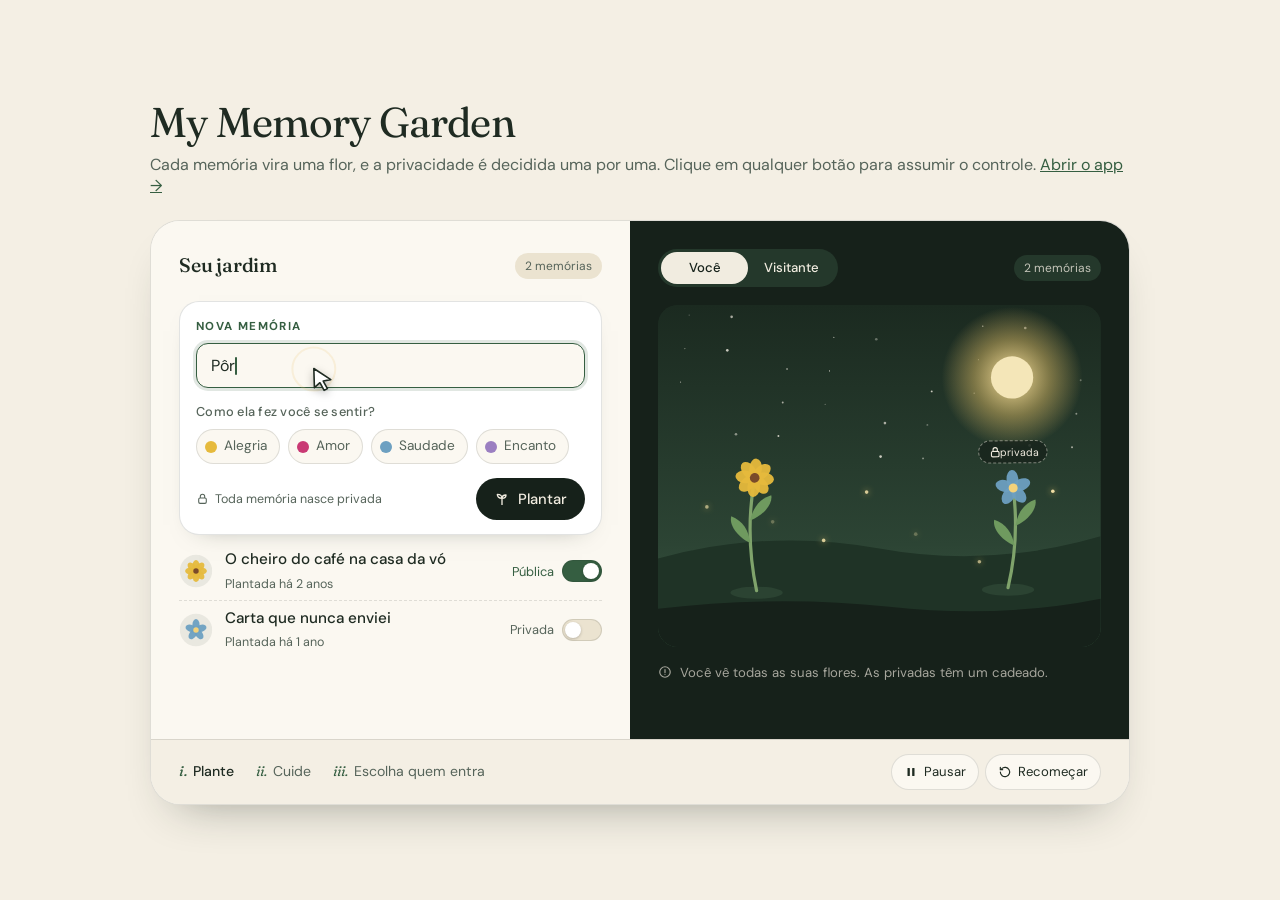
<file: assets/memory-garden-demo/index.html>
<!doctype html>
<html lang="pt-BR">
<head>
  <meta charset="utf-8">
  <meta name="viewport" content="width=device-width, initial-scale=1">
  <title>My Memory Garden · Demo</title>
  <style>
    body { margin: 0; min-height: 100vh; display: grid; place-items: center; padding: 40px 16px; box-sizing: border-box;
      background: #f4efe4; font-family: 'DM Sans', system-ui, sans-serif; color: #1f2b22; }
    main { width: min(980px, 100%); }
    h1 { font-family: 'Fraunces', Georgia, serif; font-weight: 400; font-size: clamp(1.8rem, 4vw, 2.6rem); letter-spacing: -.02em; margin: 0 0 6px; }
    p { margin: 0 0 24px; color: #56645a; }
    a { color: #355e41; }
  </style>
</head>
<body>
  <main>
    <h1>My Memory Garden</h1>
    <p>Cada memória vira uma flor, e a privacidade é decidida uma por uma. Clique em qualquer botão para assumir o controle.
      <a href="https://gabrielajacottet.github.io/my-memory-garden/#/">Abrir o app →</a></p>

    <memory-garden-demo lang="pt"></memory-garden-demo>
  </main>
  <script src="memory-garden-demo.js" defer></script>
</body>
</html>
</file>
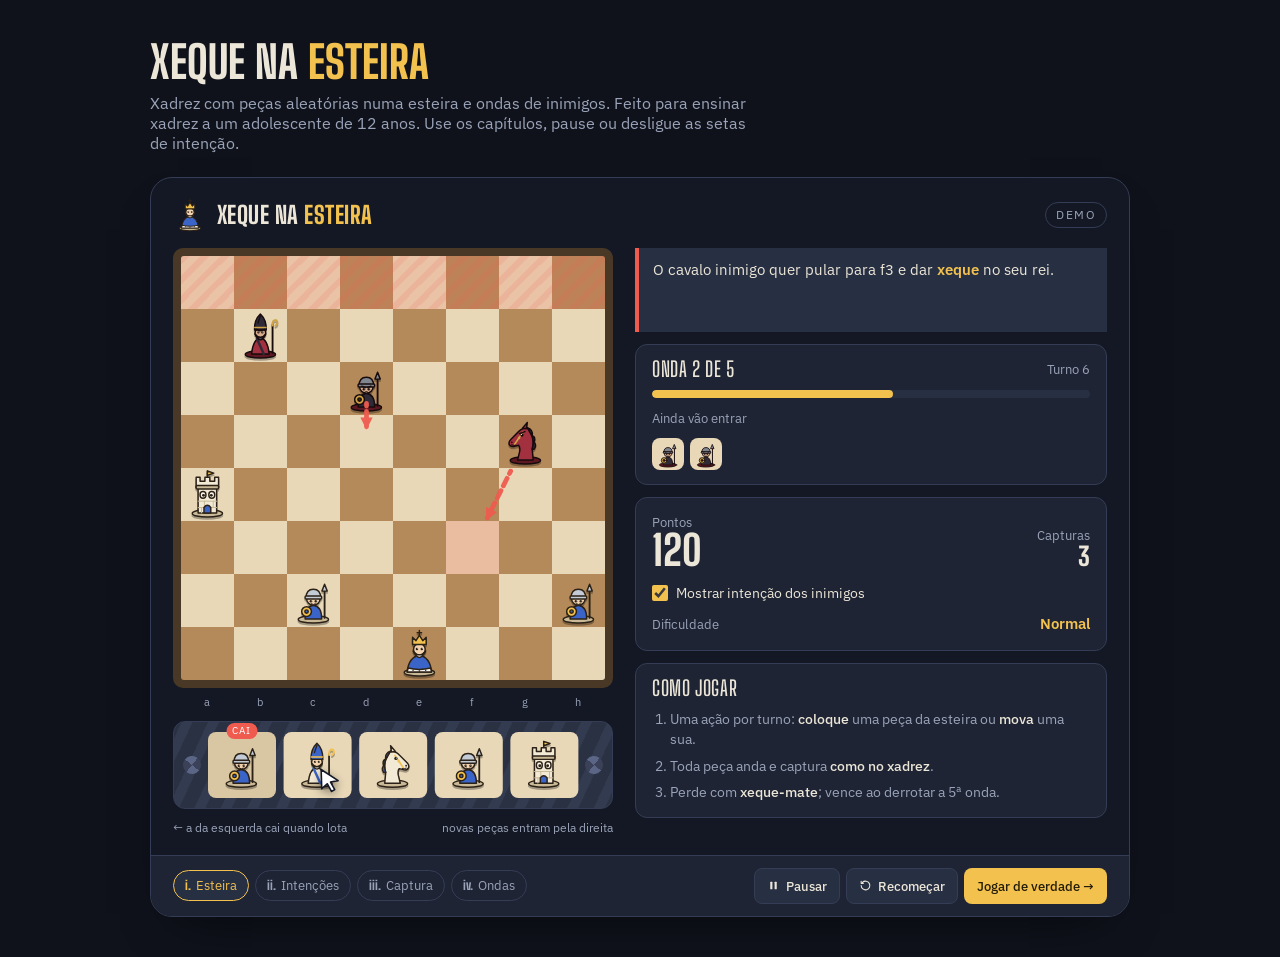
<file: assets/xeque-na-esteira-demo/index.html>
<!doctype html>
<html lang="pt-BR">
<head>
  <meta charset="utf-8">
  <meta name="viewport" content="width=device-width, initial-scale=1">
  <title>Xeque na Esteira · Demo</title>
  <style>
    body { margin: 0; min-height: 100vh; display: grid; place-items: center; padding: 40px 16px; box-sizing: border-box;
      background: #0f121b; font-family: 'IBM Plex Sans', system-ui, sans-serif; color: #ece6d8; }
    main { width: min(980px, 100%); }
    h1 { font-family: 'Big Shoulders Display', 'Arial Narrow', sans-serif; font-weight: 800; text-transform: uppercase; font-size: clamp(2rem, 5vw, 2.8rem); line-height: 1; margin: 0 0 8px; }
    h1 span { color: #f2c14e; }
    p { margin: 0 0 24px; color: #9aa3b8; max-width: 60ch; }
  </style>
</head>
<body>
  <main>
    <h1>Xeque na <span>Esteira</span></h1>
    <p>Xadrez com peças aleatórias numa esteira e ondas de inimigos. Feito para ensinar xadrez a um adolescente de 12 anos.
      Use os capítulos, pause ou desligue as setas de intenção.</p>

    <xeque-na-esteira-demo lang="pt"></xeque-na-esteira-demo>
  </main>
  <script src="xeque-na-esteira-demo.js" defer></script>
</body>
</html>
</file>
<file: style.css>
:root {
  --font: "Geist", "Segoe UI", system-ui, sans-serif;
  --mono: "Geist Mono", ui-monospace, "Cascadia Code", Consolas, monospace;
  --ease: cubic-bezier(0.2, 0.7, 0.2, 1);
  --radius: 20px;
  --header: 76px;
  --gutter: 48px;

  --bg: #0b0e13;
  --bg-2: #0f131a;
  --surface: #12171f;
  --surface-2: #171d27;
  --line: #222a36;
  --line-strong: #2f3949;
  --ink: #eef1f5;
  --muted: #97a1ae;
  --faint: #626c7a;
  --accent: #ff8f6b;
  --accent-2: #7ee0c3;
  --on-accent: #1a0d08;
  --glow: rgb(255 143 107 / 0.16);
  --grad: linear-gradient(100deg, #ff8f6b, #ffb38a 45%, #b9a2ff);
  --shadow: 0 30px 80px -30px rgb(0 0 0 / 0.7);
  --term-bg: #0a0d12;
  --dot: 255, 160, 130;
  --dot-2: 126, 224, 195;
  --check: url("data:image/svg+xml,%3Csvg xmlns='http://www.w3.org/2000/svg' viewBox='0 0 10 10'%3E%3Cpath d='M2 5.2 4.1 7.2 8 3' fill='none' stroke='%230b0e13' stroke-width='1.6' stroke-linecap='round' stroke-linejoin='round'/%3E%3C/svg%3E");
  color-scheme: dark;
}
:root[data-theme="light"] {
  --bg: #f5f3ee;
  --bg-2: #efece5;
  --surface: #ffffff;
  --surface-2: #faf8f4;
  --line: #e3dfd6;
  --line-strong: #d2ccc1;
  --ink: #15191e;
  --muted: #5a626c;
  --faint: #8c939b;
  --accent: #c2492f;
  --accent-2: #0f7a66;
  --on-accent: #ffffff;
  --glow: rgb(194 73 47 / 0.1);
  --grad: linear-gradient(100deg, #c2492f, #d9733f 45%, #6d4fd8);
  --shadow: 0 30px 70px -35px rgb(40 30 20 / 0.35);
  --term-bg: #12161d;
  --dot: 194, 73, 47;
  --dot-2: 15, 122, 102;
  --check: url("data:image/svg+xml,%3Csvg xmlns='http://www.w3.org/2000/svg' viewBox='0 0 10 10'%3E%3Cpath d='M2 5.2 4.1 7.2 8 3' fill='none' stroke='%23fff' stroke-width='1.6' stroke-linecap='round' stroke-linejoin='round'/%3E%3C/svg%3E");
  color-scheme: light;
}

/* ---------- Base ---------- */
*,
*::before,
*::after {
  box-sizing: border-box;
}
html {
  scroll-behavior: smooth;
  scroll-padding-top: var(--header);
  -webkit-text-size-adjust: 100%;
}
body {
  margin: 0;
  background: var(--bg);
  color: var(--ink);
  font-family: var(--font);
  font-size: 16px;
  line-height: 1.6;
  -webkit-font-smoothing: antialiased;
  overflow-x: clip;
  transition: background-color 0.4s, color 0.4s;
}
h1,
h2,
h3,
p,
ul,
ol,
dl,
dd,
figure,
pre {
  margin: 0;
}
ul,
ol {
  padding: 0;
  list-style: none;
}
a {
  color: inherit;
  text-decoration: none;
}
button,
input {
  font: inherit;
  color: inherit;
}
img {
  display: block;
  max-width: 100%;
}
::selection {
  background: var(--accent);
  color: var(--on-accent);
}
:focus-visible {
  outline: 2px solid var(--accent);
  outline-offset: 4px;
  border-radius: 6px;
}
main {
  overflow-x: clip;
}
.wrap {
  width: min(1200px, calc(100% - var(--gutter) * 2));
  margin-inline: auto;
}
.mono {
  font-family: var(--mono);
  font-weight: 400;
}
.muted {
  color: var(--muted);
}
.faint {
  color: var(--faint);
}
.gradient-text {
  background: var(--grad);
  -webkit-background-clip: text;
  background-clip: text;
  color: transparent;
}
.sr-only,
.skip:not(:focus) {
  position: absolute;
  width: 1px;
  height: 1px;
  padding: 0;
  margin: -1px;
  overflow: hidden;
  clip-path: inset(50%);
  white-space: nowrap;
}
.skip:focus {
  position: fixed;
  z-index: 200;
  top: 12px;
  left: 12px;
  padding: 12px 16px;
  border-radius: 10px;
  background: var(--ink);
  color: var(--bg);
}

/* ---------- Ambient ---------- */
.progress {
  position: fixed;
  inset: 0 0 auto;
  z-index: 100;
  height: 2px;
  background: var(--grad);
  transform: scaleX(var(--progress, 0));
  transform-origin: left;
}
.cursor-glow {
  position: fixed;
  z-index: -1;
  top: 0;
  left: 0;
  width: 640px;
  height: 640px;
  margin: -320px 0 0 -320px;
  border-radius: 50%;
  background: radial-gradient(circle, var(--glow), transparent 65%);
  pointer-events: none;
  opacity: 0;
  transition: opacity 0.6s;
  translate: var(--cx, -999px) var(--cy, -999px);
}
.has-pointer .cursor-glow {
  opacity: 1;
}

/* ---------- Buttons & links ---------- */
.button {
  display: inline-flex;
  align-items: center;
  gap: 10px;
  padding: 14px 24px;
  border: 1px solid var(--ink);
  border-radius: 999px;
  background: var(--ink);
  color: var(--bg);
  font-size: 15px;
  font-weight: 500;
  cursor: pointer;
  transition: transform 0.3s var(--ease), box-shadow 0.3s, background-color 0.3s, color 0.3s, border-color 0.3s;
}
.button:hover {
  transform: translateY(-2px);
  box-shadow: 0 14px 34px -12px var(--accent);
}
.button span {
  transition: transform 0.3s var(--ease);
}
.button:hover span {
  transform: translateX(3px);
}
.button-ghost {
  background: transparent;
  color: var(--ink);
  border-color: var(--line-strong);
}
.button-ghost:hover {
  border-color: var(--accent);
  color: var(--accent);
  box-shadow: none;
}
.button-small {
  padding: 10px 18px;
  font-size: 14px;
}
.link {
  font-size: 15px;
  font-weight: 500;
  background: linear-gradient(currentColor, currentColor) 0 100% / 0 1px no-repeat;
  padding-bottom: 2px;
  transition: background-size 0.35s var(--ease), color 0.2s;
}
.link:hover {
  color: var(--accent);
  background-size: 100% 1px;
}
.icon-button {
  display: grid;
  place-items: center;
  width: 40px;
  height: 40px;
  padding: 0;
  border: 1px solid var(--line);
  border-radius: 50%;
  background: transparent;
  cursor: pointer;
  transition: border-color 0.2s, color 0.2s;
}
.icon-button:hover {
  border-color: var(--accent);
  color: var(--accent);
}
.icon-button svg {
  width: 18px;
  height: 18px;
  fill: none;
  stroke: currentColor;
  stroke-width: 1.8;
  stroke-linecap: round;
  stroke-linejoin: round;
}
[data-theme="dark"] .icon-moon,
[data-theme="light"] .icon-sun {
  display: none;
}

/* ---------- Header ---------- */
.header {
  position: fixed;
  inset: 0 0 auto;
  z-index: 50;
  height: var(--header);
  border-bottom: 1px solid transparent;
  transition: background-color 0.3s, border-color 0.3s, backdrop-filter 0.3s;
}
.header.is-scrolled {
  background: color-mix(in srgb, var(--bg) 78%, transparent);
  border-color: var(--line);
  -webkit-backdrop-filter: blur(14px) saturate(1.4);
  backdrop-filter: blur(14px) saturate(1.4);
}
.header-inner {
  height: 100%;
  display: flex;
  align-items: center;
  justify-content: space-between;
  gap: 24px;
}
.logo {
  font-weight: 700;
  font-size: 28px;
  letter-spacing: -0.08em;
  line-height: 1;
}
.logo span {
  color: var(--accent);
}
.nav {
  display: flex;
  gap: 4px;
  padding: 5px;
  border: 1px solid var(--line);
  border-radius: 999px;
  background: color-mix(in srgb, var(--surface) 60%, transparent);
}
.nav a {
  padding: 7px 14px;
  border-radius: 999px;
  font-size: 14px;
  color: var(--muted);
  transition: color 0.2s, background-color 0.2s;
}
.nav a:hover,
.nav a.is-active {
  color: var(--ink);
  background: color-mix(in srgb, var(--ink) 8%, transparent);
}
.nav-mobile-only {
  display: none;
}
.header-actions {
  display: flex;
  align-items: center;
  gap: 10px;
}
.menu-toggle {
  display: none;
}
.menu-toggle span {
  grid-area: 1 / 1;
  width: 16px;
  height: 1.5px;
  background: currentColor;
  transition: transform 0.3s var(--ease);
}
.menu-toggle span:first-child {
  transform: translateY(-3px);
}
.menu-toggle span:last-child {
  transform: translateY(3px);
}
.menu-open .menu-toggle span:first-child {
  transform: rotate(45deg);
}
.menu-open .menu-toggle span:last-child {
  transform: rotate(-45deg);
}

/* ---------- Hero ---------- */
.hero {
  position: relative;
  min-height: 100svh;
  display: flex;
  align-items: center;
  padding: calc(var(--header) + 28px) 0 72px;
  overflow: hidden;
}
.hero-field {
  position: absolute;
  inset: 0;
  width: 100%;
  height: 100%;
  -webkit-mask-image: linear-gradient(to bottom, transparent, #000 25%, #000 70%, transparent);
  mask-image: linear-gradient(to bottom, transparent, #000 25%, #000 70%, transparent);
}
.hero-grid {
  position: relative;
  display: grid;
  grid-template-columns: 1.05fr 1fr;
  align-items: center;
  gap: 40px;
}
.eyebrow {
  display: inline-flex;
  align-items: center;
  gap: 10px;
  margin-bottom: 28px;
  padding: 7px 14px 7px 12px;
  border: 1px solid var(--line);
  border-radius: 999px;
  background: color-mix(in srgb, var(--surface) 70%, transparent);
  color: var(--muted);
  font-size: 13px;
}
.pulse {
  position: relative;
  width: 8px;
  height: 8px;
  border-radius: 50%;
  background: var(--accent-2);
  flex-shrink: 0;
}
.pulse::after {
  content: "";
  position: absolute;
  inset: 0;
  border-radius: 50%;
  background: inherit;
  animation: ping 2s var(--ease) infinite;
}
@keyframes ping {
  to {
    transform: scale(3);
    opacity: 0;
  }
}
h1 {
  font-size: clamp(44px, 5.2vw, 76px);
  font-weight: 600;
  line-height: 0.98;
  letter-spacing: -0.05em;
  margin-bottom: 24px;
  text-wrap: balance;
}
.lead {
  max-width: 560px;
  font-size: 18px;
  line-height: 1.7;
  color: var(--muted);
}
.lead strong {
  color: var(--ink);
  font-weight: 500;
}
.actions {
  display: flex;
  flex-wrap: wrap;
  gap: 12px;
  margin-top: 36px;
}
.hero-meta {
  display: flex;
  flex-wrap: wrap;
  gap: 16px 44px;
  margin-top: 36px;
  padding-top: 24px;
  border-top: 1px solid var(--line);
}
.hero-meta li {
  display: grid;
  gap: 2px;
}
.hero-meta strong {
  font-size: 30px;
  font-weight: 600;
  letter-spacing: -0.04em;
  line-height: 1.1;
}
.hero-meta span {
  font-size: 13px;
  color: var(--muted);
}

/* Hero 3D stage */
.hero-stage {
  position: relative;
  height: 580px;
  perspective: 1400px;
}
.hero-scene {
  position: absolute;
  inset: 0;
  transform-style: preserve-3d;
}
.portrait {
  position: absolute;
  top: 50%;
  left: 50%;
  width: min(300px, 62%);
  aspect-ratio: 4 / 5;
  border-radius: 28px;
  overflow: hidden;
  border: 1px solid var(--line-strong);
  box-shadow: var(--shadow), 0 0 0 8px color-mix(in srgb, var(--surface) 50%, transparent);
  transform: translate(-50%, -50%) translateZ(0);
  background: var(--surface);
}
.portrait img {
  width: 100%;
  height: 100%;
  object-fit: cover;
  object-position: 50% 18%;
}
.portrait figcaption {
  position: absolute;
  inset: auto 0 0;
  padding: 48px 18px 16px;
  background: linear-gradient(transparent, rgb(8 10 14 / 0.85));
  color: #fff;
  font-size: 15px;
  font-weight: 500;
}
.orbit {
  position: absolute;
  top: 50%;
  left: 50%;
  width: 480px;
  height: 480px;
  border: 1px dashed var(--line-strong);
  border-radius: 50%;
  transform-style: preserve-3d;
  transform: translate(-50%, -50%) rotateX(74deg) rotateZ(0deg);
  animation: orbit 28s linear infinite;
}
.orbit-2 {
  width: 380px;
  height: 380px;
  border-style: solid;
  border-color: color-mix(in srgb, var(--accent) 30%, transparent);
  transform: translate(-50%, -50%) rotateY(62deg) rotateX(12deg) rotateZ(0deg);
  animation-name: orbit-2;
  animation-duration: 22s;
  animation-direction: reverse;
}
.orbit i {
  position: absolute;
  top: -5px;
  left: calc(50% - 5px);
  width: 10px;
  height: 10px;
  border-radius: 50%;
  background: var(--accent);
  box-shadow: 0 0 18px var(--accent);
}
.orbit i:nth-child(2) {
  top: auto;
  bottom: -4px;
  width: 8px;
  height: 8px;
  background: var(--accent-2);
  box-shadow: 0 0 16px var(--accent-2);
}
.orbit i:nth-child(3) {
  top: calc(50% - 3px);
  left: -3px;
  width: 6px;
  height: 6px;
  background: var(--ink);
  box-shadow: none;
}
@keyframes orbit {
  to {
    transform: translate(-50%, -50%) rotateX(74deg) rotateZ(360deg);
  }
}
@keyframes orbit-2 {
  to {
    transform: translate(-50%, -50%) rotateY(62deg) rotateX(12deg) rotateZ(360deg);
  }
}
.chip {
  position: absolute;
  padding: 14px 16px;
  border: 1px solid var(--line-strong);
  border-radius: 16px;
  background: color-mix(in srgb, var(--surface) 92%, transparent);
  box-shadow: var(--shadow);
  font-size: 13px;
  animation: float 7s ease-in-out infinite;
}
@keyframes float {
  50% {
    translate: 0 -12px;
  }
}
.chip-bar {
  display: flex;
  align-items: center;
  gap: 5px;
  margin-bottom: 10px;
}
.chip-bar i,
.device-bar i,
.terminal-bar i {
  width: 8px;
  height: 8px;
  border-radius: 50%;
  background: var(--line-strong);
}
.chip-bar .mono {
  margin-left: 6px;
  font-size: 11px;
  color: var(--faint);
}
.chip-code {
  top: 9%;
  left: -2%;
  transform: translateZ(90px);
}
.chip-code pre {
  font-size: 12px;
  line-height: 1.65;
  color: var(--ink);
}
.tk {
  color: #c4a1ff;
}
[data-theme="light"] .tk {
  color: #6d4fd8;
}
.ts {
  color: var(--accent-2);
}
.tn {
  color: var(--accent);
}
.chip-done {
  top: 6%;
  right: 0;
  transform: translateZ(60px);
  animation-delay: -2s;
}
.chip-title {
  display: block;
  margin-bottom: 10px;
  font-size: 11px;
  letter-spacing: 0.08em;
  text-transform: uppercase;
  color: var(--faint);
}
.chip-done ul {
  display: grid;
  gap: 8px;
}
.chip-done li {
  display: flex;
  align-items: center;
  gap: 10px;
  white-space: nowrap;
}
.chip-done li::before {
  content: "";
  flex-shrink: 0;
  width: 16px;
  height: 16px;
  border: 1.5px solid var(--line-strong);
  border-radius: 5px;
  background: no-repeat center / 10px 10px;
  animation: check 9s var(--ease) infinite;
}
.chip-done li:nth-child(2)::before {
  animation-delay: 0.6s;
}
.chip-done li:nth-child(3)::before {
  animation-delay: 1.2s;
}
/* Marca os três itens em sequência e recomeça; o estado final (movimento reduzido) é marcado */
@keyframes check {
  0%,
  6% {
    border-color: var(--line-strong);
    background-color: transparent;
    background-image: none;
  }
  12%,
  100% {
    border-color: var(--accent-2);
    background-color: var(--accent-2);
    background-image: var(--check);
  }
}
.chip-deploy {
  bottom: 9%;
  left: 4%;
  display: flex;
  align-items: center;
  gap: 12px;
  transform: translateZ(130px);
  animation-delay: -4s;
}
.chip-deploy strong {
  display: block;
  font-weight: 500;
}
.chip-deploy .mono {
  font-size: 11px;
  color: var(--faint);
}
.status-dot {
  width: 10px;
  height: 10px;
  border-radius: 50%;
  flex-shrink: 0;
  background: var(--accent-2);
  box-shadow: 0 0 0 4px color-mix(in srgb, var(--accent-2) 20%, transparent);
}
.chip-tag {
  right: 6%;
  bottom: 20%;
  display: grid;
  place-items: center;
  width: 64px;
  height: 64px;
  padding: 0;
  border: 0;
  background: var(--grad);
  color: var(--on-accent);
  font-size: 18px;
  font-weight: 500;
  transform: translateZ(40px) rotate(8deg);
  animation-delay: -1s;
}
[data-theme="dark"] .chip-tag {
  color: #1a0d08;
}
.scroll-cue {
  position: absolute;
  bottom: 28px;
  left: 50%;
  width: 24px;
  height: 38px;
  margin-left: -12px;
  border: 1.5px solid var(--line-strong);
  border-radius: 14px;
}
.scroll-cue span {
  position: absolute;
  top: 7px;
  left: 50%;
  width: 3px;
  height: 7px;
  margin-left: -1.5px;
  border-radius: 2px;
  background: var(--accent);
  animation: cue 1.8s var(--ease) infinite;
}
@keyframes cue {
  60%,
  100% {
    transform: translateY(12px);
    opacity: 0;
  }
}

/* ---------- Marquee ---------- */
.marquee {
  position: relative;
  overflow: hidden;
  border-block: 1px solid var(--line);
  background: var(--bg-2);
  -webkit-mask-image: linear-gradient(90deg, transparent, #000 10%, #000 90%, transparent);
  mask-image: linear-gradient(90deg, transparent, #000 10%, #000 90%, transparent);
}
.marquee-track {
  display: flex;
  width: max-content;
  animation: marquee 45s linear infinite;
}
.marquee:hover .marquee-track {
  animation-play-state: paused;
}
.marquee ul {
  display: flex;
}
.marquee li {
  display: flex;
  align-items: center;
  padding: 22px 0;
  font-size: 18px;
  font-weight: 500;
  color: var(--muted);
  white-space: nowrap;
}
.marquee li::after {
  content: "✳";
  margin-inline: 28px;
  color: var(--accent);
  font-size: 14px;
}
@keyframes marquee {
  to {
    transform: translateX(-50%);
  }
}

/* ---------- Sections ---------- */
.section {
  position: relative;
  padding-block: clamp(88px, 12vw, 150px);
}
.section-label {
  display: inline-flex;
  align-items: center;
  gap: 10px;
  margin-bottom: 22px;
  font-family: var(--mono);
  font-size: 12px;
  letter-spacing: 0.14em;
  text-transform: uppercase;
  color: var(--muted);
}
.section-label .mono {
  color: var(--accent);
}
.section-label::after {
  content: "";
  width: 36px;
  height: 1px;
  background: var(--line-strong);
}
h2 {
  font-size: clamp(36px, 4.8vw, 64px);
  font-weight: 600;
  line-height: 1.04;
  letter-spacing: -0.045em;
  text-wrap: balance;
}
.section-head {
  max-width: 820px;
  margin-bottom: 64px;
}
.section-head-split {
  max-width: none;
  display: grid;
  grid-template-columns: 1.3fr 1fr;
  align-items: end;
  gap: 32px 64px;
}
.section-intro {
  font-size: 17px;
  line-height: 1.7;
  color: var(--muted);
  max-width: 460px;
}

/* ---------- Cards (3D tilt + spotlight) ---------- */
.card {
  --rx: 0deg;
  --ry: 0deg;
  --mx: 50%;
  --my: 50%;
  position: relative;
  padding: 32px;
  border: 1px solid var(--line);
  border-radius: var(--radius);
  background: var(--surface);
  overflow: hidden;
  isolation: isolate;
  transform: perspective(900px) rotateX(var(--rx)) rotateY(var(--ry));
  transition: transform 0.4s var(--ease), border-color 0.3s, background-color 0.4s, opacity 0.8s var(--ease), translate 0.8s var(--ease);
}
.card.is-tilting {
  transition: transform 0.08s linear, border-color 0.3s, background-color 0.4s, opacity 0.8s var(--ease), translate 0.8s var(--ease);
}
.card::before,
.card::after {
  content: "";
  position: absolute;
  inset: 0;
  border-radius: inherit;
  opacity: 0;
  transition: opacity 0.4s;
  pointer-events: none;
}
.card::before {
  z-index: -1;
  background: radial-gradient(420px circle at var(--mx) var(--my), var(--glow), transparent 60%);
}
.card::after {
  padding: 1px;
  background: radial-gradient(260px circle at var(--mx) var(--my), var(--accent), transparent 70%);
  -webkit-mask: linear-gradient(#000 0 0) content-box, linear-gradient(#000 0 0);
  -webkit-mask-composite: xor;
  mask: linear-gradient(#000 0 0) content-box exclude, linear-gradient(#000 0 0);
}
.card:hover::before,
.card:hover::after {
  opacity: 1;
}
.card-label {
  margin-bottom: 14px;
  font-size: 12px;
  letter-spacing: 0.12em;
  text-transform: uppercase;
  color: var(--faint);
}

/* About bento */
.bento {
  display: grid;
  grid-template-columns: repeat(12, 1fr);
  gap: 16px;
}
.card-about {
  grid-column: span 7;
  display: grid;
  gap: 20px;
  align-content: center;
  padding: 44px;
}
.card-about p {
  font-size: 19px;
  line-height: 1.65;
  color: var(--muted);
}
.card-about strong {
  color: var(--ink);
  font-weight: 500;
}
.card-now {
  grid-column: span 5;
  min-height: 260px;
}
.now-place {
  font-size: 26px;
  font-weight: 600;
  letter-spacing: -0.03em;
}
.now-time {
  margin-top: 6px;
  font-size: 44px;
  letter-spacing: -0.04em;
  color: var(--ink);
}
.now-time .faint {
  font-size: 14px;
  letter-spacing: 0.1em;
}
.now-globe {
  position: absolute;
  right: -60px;
  bottom: -70px;
  width: 240px;
  height: 240px;
  border-radius: 50%;
  border: 1px solid var(--line-strong);
  background:
    radial-gradient(circle at 35% 30%, var(--glow), transparent 60%),
    repeating-linear-gradient(90deg, transparent 0 22px, var(--line) 22px 23px),
    repeating-linear-gradient(0deg, transparent 0 22px, var(--line) 22px 23px);
  background-size: 100% 100%, 230px 100%, 100% 100%;
  animation: globe 18s linear infinite;
  z-index: -1;
}
.now-globe span {
  position: absolute;
  top: 34%;
  left: 30%;
  width: 10px;
  height: 10px;
  border-radius: 50%;
  background: var(--accent);
  box-shadow: 0 0 0 6px var(--glow), 0 0 24px var(--accent);
}
@keyframes globe {
  to {
    background-position: 0 0, 230px 0, 0 0;
  }
}
.card-quote {
  grid-column: span 5;
  display: grid;
  align-content: space-between;
  gap: 32px;
  background: linear-gradient(160deg, var(--surface-2), var(--surface));
}
.card-quote svg {
  width: 34px;
  height: 34px;
  fill: none;
  stroke: var(--accent);
  stroke-width: 1.6;
  stroke-linejoin: round;
}
.card-quote p {
  font-size: 23px;
  line-height: 1.4;
  letter-spacing: -0.02em;
  font-weight: 500;
}
.card-life {
  grid-column: span 7;
}
.card-life > p:not(.card-label) {
  color: var(--muted);
  font-size: 16px;
  line-height: 1.7;
}
.tags {
  display: flex;
  flex-wrap: wrap;
  gap: 8px;
  margin-top: 22px;
}
.tags li {
  padding: 6px 12px;
  border: 1px solid var(--line);
  border-radius: 999px;
  background: var(--bg-2);
  font-size: 13px;
  color: var(--muted);
  transition: border-color 0.2s, color 0.2s;
}
.tags li:hover {
  border-color: var(--accent);
  color: var(--ink);
}

/* Services */
.services {
  display: grid;
  grid-template-columns: repeat(3, 1fr);
  gap: 16px;
}
.service {
  min-height: 300px;
  display: flex;
  flex-direction: column;
}
.service-index {
  position: absolute;
  top: 28px;
  right: 30px;
  font-size: 12px;
  color: var(--faint);
}
.service-icon {
  width: 52px;
  height: 52px;
  padding: 13px;
  margin-bottom: auto;
  border: 1px solid var(--line-strong);
  border-radius: 14px;
  background: var(--bg-2);
  fill: none;
  stroke: var(--accent);
  stroke-width: 1.6;
  stroke-linecap: round;
  stroke-linejoin: round;
  transition: transform 0.5s var(--ease);
}
.service:hover .service-icon {
  transform: translateZ(0) rotate(-8deg) scale(1.06);
}
.service h3 {
  margin: 40px 0 10px;
  font-size: 21px;
  font-weight: 600;
  letter-spacing: -0.025em;
}
.service p {
  color: var(--muted);
  font-size: 15px;
  line-height: 1.65;
}

/* ---------- Projects ---------- */
.project {
  display: grid;
  grid-template-columns: minmax(0, 1fr);
  gap: 40px;
  margin-bottom: clamp(88px, 10vw, 130px);
}
.project-info {
  display: grid;
  grid-template-columns: 1fr 1fr;
  grid-template-areas:
    "top facts"
    "title facts"
    "desc facts"
    "links facts";
  align-content: start;
  gap: 0 72px;
}
.project-top {
  grid-area: top;
  display: flex;
  flex-wrap: wrap;
  align-items: center;
  gap: 10px 14px;
  margin-bottom: 18px;
  font-size: 12px;
}
.badge {
  display: inline-flex;
  align-items: center;
  gap: 8px;
  padding: 5px 12px 5px 9px;
  border: 1px solid var(--line);
  border-radius: 999px;
  font-size: 12px;
  color: var(--muted);
}
.badge .status-dot {
  width: 7px;
  height: 7px;
  box-shadow: 0 0 0 3px color-mix(in srgb, var(--accent-2) 20%, transparent);
}
.project h3 {
  grid-area: title;
  font-size: clamp(30px, 3.4vw, 44px);
  font-weight: 600;
  letter-spacing: -0.04em;
  line-height: 1.1;
  margin-bottom: 16px;
}
.project-info > p {
  grid-area: desc;
  color: var(--muted);
  font-size: 16px;
  line-height: 1.7;
}
.facts {
  grid-area: facts;
  display: grid;
  align-content: start;
  border-top: 1px solid var(--line);
}
.facts div {
  display: grid;
  grid-template-columns: 150px 1fr;
  gap: 16px;
  padding: 16px 0;
  border-bottom: 1px solid var(--line);
}
.facts dt {
  font-size: 12px;
  letter-spacing: 0.04em;
  color: var(--faint);
  padding-top: 2px;
}
.facts dd {
  font-size: 15px;
  line-height: 1.55;
}
.project-links {
  grid-area: links;
  display: flex;
  flex-wrap: wrap;
  align-items: center;
  gap: 12px 24px;
  margin-top: 26px;
}
.device {
  --tilt: 0deg;
  --scale: 1;
  width: 100%;
  min-width: 0;
  max-width: 980px;
  margin-inline: auto;
  border: 1px solid var(--line-strong);
  border-radius: 18px;
  background: var(--surface);
  overflow: hidden;
  box-shadow: var(--shadow), 0 40px 120px -60px var(--accent);
  transform: perspective(1800px) rotateX(var(--tilt)) scale(var(--scale));
  transform-origin: 50% 0;
  will-change: transform;
}
.device-bar {
  display: flex;
  align-items: center;
  gap: 6px;
  padding: 12px 16px;
  border-bottom: 1px solid var(--line);
  background: var(--surface-2);
}
.device-bar .mono {
  flex: 0 1 auto;
  min-width: 0;
  margin: 0 auto;
  padding: 4px 14px;
  border-radius: 8px;
  background: var(--bg-2);
  font-size: 12px;
  color: var(--faint);
  white-space: nowrap;
  overflow: hidden;
  text-overflow: ellipsis;
}
memory-garden-demo,
xeque-na-esteira-demo {
  display: block;
}
reencontro-demo {
  display: block;
}
reencontro-demo:not(:defined) {
  aspect-ratio: 2048 / 1908;
  background: #fbf3ea;
}
/* Selo "IA embarcada" do Reencontro */
.ia-badge { display: inline-flex; align-items: center; gap: 8px; padding: 5px 13px 5px 6px; border-radius: 999px;
  background: #2A1E16; color: #FBF3EA; font: 600 .84rem/1.1 "Nunito Sans", system-ui, sans-serif; white-space: nowrap;
  box-shadow: 0 0 0 1.5px rgba(194,65,12,.55), 0 8px 18px -12px rgba(194,65,12,.9); cursor: help; }
.ia-badge__icon { position: relative; width: 26px; height: 26px; border-radius: 50%; background: #C2410C; display: grid; place-items: center; flex: none; }
.ia-badge__icon svg { width: 16px; height: 16px; display: block; }
.ia-badge__icon::after { content: ""; position: absolute; inset: -3px; border-radius: 50%; border: 2px solid #C2410C; animation: ia-badge-pulse 1.8s ease-out infinite; }
.ia-badge b { font-weight: 800; }
.ia-badge__sub { color: #E9C9AE; }
@keyframes ia-badge-pulse { from { opacity: .9; transform: scale(1); } to { opacity: 0; transform: scale(1.6); } }
@media (prefers-reduced-motion: reduce) { .ia-badge__icon::after { animation: none; opacity: 0; } }
memory-garden-demo:not(:defined) {
  min-height: 585px;
  background: #e9e6de;
}
xeque-na-esteira-demo:not(:defined) {
  min-height: 740px;
  background: #0f121b;
}
.next-card {
  display: flex;
  align-items: center;
  gap: 36px;
  padding: 36px 40px;
}
.next-cube {
  position: relative;
  flex-shrink: 0;
  width: 70px;
  height: 70px;
  margin: 10px;
  transform-style: preserve-3d;
  animation: cube 14s linear infinite;
}
.next-cube i {
  position: absolute;
  inset: 0;
  border: 1px solid var(--accent);
  border-radius: 8px;
  background: color-mix(in srgb, var(--accent) 10%, transparent);
}
.next-cube i:nth-child(1) { transform: translateZ(35px); }
.next-cube i:nth-child(2) { transform: rotateY(180deg) translateZ(35px); }
.next-cube i:nth-child(3) { transform: rotateY(90deg) translateZ(35px); }
.next-cube i:nth-child(4) { transform: rotateY(-90deg) translateZ(35px); }
.next-cube i:nth-child(5) { transform: rotateX(90deg) translateZ(35px); }
.next-cube i:nth-child(6) { transform: rotateX(-90deg) translateZ(35px); }
@keyframes cube {
  from {
    transform: rotateX(-24deg) rotateY(0deg);
  }
  to {
    transform: rotateX(-24deg) rotateY(360deg);
  }
}
.next-card .next-cube {
  overflow: visible;
}
.next-copy {
  display: grid;
  gap: 6px;
  flex: 1;
}
.next-copy .mono {
  font-size: 12px;
  letter-spacing: 0.12em;
  text-transform: uppercase;
}
.next-copy strong {
  font-size: 24px;
  font-weight: 600;
  letter-spacing: -0.03em;
}
.next-copy span:last-child {
  color: var(--muted);
  font-size: 15px;
  max-width: 560px;
}
.next-arrow {
  display: grid;
  place-items: center;
  flex-shrink: 0;
  width: 56px;
  height: 56px;
  border: 1px solid var(--line-strong);
  border-radius: 50%;
  font-size: 20px;
  transition: background-color 0.3s, color 0.3s, transform 0.4s var(--ease), border-color 0.3s;
}
.next-card:hover .next-arrow {
  background: var(--accent);
  border-color: var(--accent);
  color: var(--on-accent);
  transform: rotate(45deg);
}
.video-dialog {
  width: min(980px, calc(100% - 32px));
  padding: 0;
  border: 1px solid var(--line-strong);
  border-radius: 16px;
  background: var(--surface);
  color: var(--ink);
  overflow: hidden;
  box-shadow: var(--shadow);
}
.video-dialog::backdrop {
  background: rgb(5 7 10 / 0.8);
  -webkit-backdrop-filter: blur(6px);
  backdrop-filter: blur(6px);
}
.video-dialog video {
  display: block;
  width: 100%;
  height: auto;
  max-height: calc(100vh - 140px);
  object-fit: contain;
  background: #000;
}
.video-dialog form {
  display: flex;
  justify-content: space-between;
  align-items: center;
  gap: 16px;
  padding: 10px 10px 10px 18px;
  font-size: 14px;
  color: var(--muted);
}
.video-dialog button {
  padding: 8px 16px;
  border: 1px solid var(--line-strong);
  border-radius: 999px;
  background: transparent;
  font-size: 13px;
  cursor: pointer;
}
.video-dialog button:hover {
  border-color: var(--accent);
  color: var(--accent);
}

/* ---------- Trajetória ---------- */
.timeline {
  --fill: 0;
  --when: 140px;
  --col-gap: 80px;
  position: relative;
  display: grid;
  gap: 20px;
}
.timeline::before,
.timeline::after {
  content: "";
  position: absolute;
  top: 8px;
  bottom: 8px;
  left: calc(var(--when) + var(--col-gap) / 2 - 1px);
  width: 2px;
  border-radius: 2px;
  background: var(--line);
}
.timeline::after {
  background: var(--grad);
  transform: scaleY(var(--fill));
  transform-origin: top;
}
.role {
  position: relative;
  display: grid;
  grid-template-columns: var(--when) 1fr;
  gap: var(--col-gap);
}
.role::before {
  content: "";
  position: absolute;
  z-index: 1;
  top: 32px;
  left: calc(var(--when) + var(--col-gap) / 2 - 7px);
  width: 14px;
  height: 14px;
  border: 2px solid var(--line-strong);
  border-radius: 50%;
  background: var(--bg);
  transition: border-color 0.4s, box-shadow 0.4s, background-color 0.4s;
}
.role.is-reached::before {
  border-color: var(--accent);
  background: var(--accent);
  box-shadow: 0 0 0 5px var(--glow), 0 0 18px var(--accent);
}
.role-when {
  padding-top: 26px;
  text-align: right;
  font-size: 14px;
  color: var(--faint);
  transition: color 0.4s;
}
.role.is-reached .role-when {
  color: var(--accent);
}
.role-card {
  padding: 28px 32px;
}
.role-head {
  display: flex;
  justify-content: space-between;
  align-items: flex-start;
  gap: 8px 24px;
  margin-bottom: 14px;
}
.role-org {
  margin-bottom: 6px;
  font-size: 12px;
  letter-spacing: 0.08em;
  text-transform: uppercase;
  color: var(--accent);
}
.role-head h3 {
  font-size: 22px;
  font-weight: 600;
  letter-spacing: -0.025em;
  line-height: 1.25;
}
.badge-accent {
  flex-shrink: 0;
  border-color: color-mix(in srgb, var(--accent) 45%, transparent);
  background: color-mix(in srgb, var(--accent) 10%, transparent);
  color: var(--accent);
  white-space: nowrap;
}
.role-summary {
  max-width: 70ch;
  margin-bottom: 14px;
  font-size: 16px;
  line-height: 1.6;
}
.role-points {
  display: grid;
  gap: 8px;
}
.role-points li,
.courses li {
  position: relative;
  padding-left: 20px;
  font-size: 15px;
  line-height: 1.6;
  color: var(--muted);
}
.role-points li::before,
.courses li::before {
  content: "";
  position: absolute;
  top: 0.8em;
  left: 0;
  width: 10px;
  height: 1.5px;
  background: var(--accent);
}
.role-card .tags {
  margin-top: 20px;
}
.role-edu .role-card {
  padding-block: 22px;
  border-style: dashed;
  background: transparent;
}
.role-edu .role-head {
  margin-bottom: 0;
}
.role-edu .role-head h3 {
  font-size: 19px;
}

/* ---------- Stack ---------- */
.features {
  display: grid;
  grid-template-columns: 1fr 1fr;
  gap: 16px;
  margin-bottom: 16px;
}
.feature {
  display: flex;
  flex-direction: column;
  padding: 36px;
  background: linear-gradient(160deg, var(--surface-2), var(--surface));
}
.feature .card-label,
.feature h3,
.feature-text {
  max-width: calc(100% - 120px);
}
.feature h3 {
  margin-bottom: 10px;
  font-size: 26px;
  font-weight: 600;
  letter-spacing: -0.035em;
  line-height: 1.15;
}
.feature-text {
  font-size: 15.5px;
  line-height: 1.6;
  color: var(--muted);
}
.feature .tags {
  margin-top: 24px;
}
/* Celular em 3D no canto do case */
.phone {
  position: absolute;
  top: 30px;
  right: 34px;
  animation: float 6s ease-in-out infinite;
}
.phone-body {
  position: relative;
  display: grid;
  align-content: start;
  gap: 8px;
  width: 74px;
  height: 138px;
  padding: 22px 9px 9px;
  border: 2px solid var(--line-strong);
  border-radius: 16px;
  background: var(--bg-2);
  box-shadow: -14px 20px 40px -18px rgb(0 0 0 / 0.5), 0 0 40px -12px var(--glow);
  transform: perspective(600px) rotateY(-26deg) rotateX(12deg) rotateZ(4deg);
}
.phone-body span {
  position: absolute;
  top: 8px;
  left: 50%;
  width: 22px;
  height: 4px;
  margin-left: -11px;
  border-radius: 4px;
  background: var(--line-strong);
}
.phone-body i {
  height: 14px;
  border-radius: 5px;
  background: var(--line-strong);
}
.phone-body i:nth-child(3) {
  width: 70%;
}
.phone-body i:nth-child(4) {
  background: color-mix(in srgb, var(--accent-2) 55%, var(--line-strong));
}
.phone-body b {
  position: absolute;
  inset: auto 9px 10px;
  height: 18px;
  border-radius: 6px;
  background: var(--grad);
}
.pipeline {
  position: relative;
  display: grid;
  margin-top: 26px;
}
.pipeline::before {
  content: "";
  position: absolute;
  top: 24px;
  bottom: 24px;
  left: 16px;
  width: 2px;
  background: var(--grad);
  opacity: 0.45;
}
.pipeline li {
  display: grid;
  grid-template-columns: 34px 1fr;
  align-items: center;
  column-gap: 16px;
  padding: 7px 0;
}
.pipeline .mono {
  position: relative;
  grid-row: span 2;
  display: grid;
  place-items: center;
  width: 34px;
  height: 34px;
  border: 1px solid var(--line-strong);
  border-radius: 50%;
  background: var(--surface);
  font-size: 11px;
  color: var(--accent);
  animation: step-glow 6s var(--ease) infinite;
}
.pipeline li:nth-child(2) .mono { animation-delay: 0.9s; }
.pipeline li:nth-child(3) .mono { animation-delay: 1.8s; }
.pipeline li:nth-child(4) .mono { animation-delay: 2.7s; }
.pipeline li:nth-child(5) .mono { animation-delay: 3.6s; }
/* Acende uma etapa de cada vez, como um pipeline de entrega */
@keyframes step-glow {
  0%,
  20%,
  100% {
    border-color: var(--line-strong);
    background-color: var(--surface);
    color: var(--accent);
    box-shadow: none;
  }
  6%,
  14% {
    border-color: var(--accent);
    background-color: var(--accent);
    color: var(--on-accent);
    box-shadow: 0 0 0 5px var(--glow), 0 0 18px var(--accent);
  }
}
.pipeline strong {
  font-size: 15px;
  font-weight: 600;
  line-height: 1.3;
}
.pipeline li > span:last-child {
  font-size: 14px;
  line-height: 1.4;
  color: var(--muted);
}
/* Giroscópio de anéis em 3D no canto do card de IA */
.orb {
  position: absolute;
  top: 30px;
  right: 30px;
  width: 92px;
  height: 92px;
  perspective: 500px;
}
.orb i {
  position: absolute;
  inset: 0;
  border: 1.5px solid var(--accent);
  border-radius: 50%;
  opacity: 0.8;
  animation: ring-a 7s linear infinite;
}
.orb i:nth-child(2) {
  border-color: var(--accent-2);
  animation-name: ring-b;
  animation-duration: 9s;
}
.orb i:nth-child(3) {
  inset: 10px;
  border-color: #b9a2ff;
  animation-name: ring-c;
  animation-duration: 11s;
}
[data-theme="light"] .orb i:nth-child(3) {
  border-color: #6d4fd8;
}
.orb b {
  position: absolute;
  inset: 32%;
  border-radius: 50%;
  background: var(--grad);
  box-shadow: 0 0 26px var(--accent), 0 0 60px -10px #b9a2ff;
  animation: core 3s ease-in-out infinite;
}
@keyframes ring-a {
  from { transform: rotateX(70deg) rotateY(0deg); }
  to { transform: rotateX(70deg) rotateY(360deg); }
}
@keyframes ring-b {
  from { transform: rotateY(70deg) rotateX(0deg); }
  to { transform: rotateY(70deg) rotateX(360deg); }
}
@keyframes ring-c {
  from { transform: rotateZ(45deg) rotateX(0deg) rotateY(0deg); }
  to { transform: rotateZ(45deg) rotateX(360deg) rotateY(360deg); }
}
@keyframes core {
  50% {
    transform: scale(0.82);
    opacity: 0.85;
  }
}
.ai-uses {
  display: grid;
  gap: 14px;
  margin-top: 26px;
}
.ai-uses li {
  display: grid;
  gap: 2px;
  padding-left: 16px;
  border-left: 2px solid color-mix(in srgb, var(--accent) 50%, var(--line));
}
.ai-uses strong {
  font-size: 15px;
  font-weight: 600;
}
.ai-uses span {
  font-size: 14px;
  line-height: 1.5;
  color: var(--muted);
}
.skills {
  display: grid;
  grid-template-columns: repeat(3, 1fr);
  gap: 16px;
}
.skill {
  display: flex;
  flex-direction: column;
}
.skill-head {
  display: flex;
  justify-content: space-between;
  align-items: flex-start;
  margin-bottom: 28px;
}
.skill .service-index {
  position: static;
}
.skill:hover .service-icon {
  transform: rotate(-8deg) scale(1.06);
}
.skill h3 {
  margin-bottom: 8px;
  font-size: 21px;
  font-weight: 600;
  letter-spacing: -0.025em;
}
.skill > p:not(.skill-tools) {
  font-size: 15px;
  line-height: 1.6;
  color: var(--muted);
}
.skill .tags {
  margin-bottom: 22px;
}
.skill-tools {
  margin-top: auto;
  padding-top: 16px;
  border-top: 1px solid var(--line);
  font-size: 12.5px;
  color: var(--accent);
}
.stack-bottom {
  display: grid;
  grid-template-columns: 1.1fr 1fr;
  gap: 16px;
  margin-top: 16px;
}
.credentials {
  display: grid;
  grid-template-columns: 1fr 1fr;
  gap: 16px;
}
.cred {
  padding: 26px 28px;
}
.cred h3 {
  font-size: 18px;
  font-weight: 600;
  letter-spacing: -0.02em;
  line-height: 1.3;
}
.cred-sub {
  margin-top: 6px;
  font-size: 14px;
  color: var(--muted);
}
.cred-cspo {
  grid-column: 1 / -1;
  display: flex;
  align-items: center;
  gap: 28px;
  background: linear-gradient(135deg, var(--surface-2), var(--surface));
}
.cred-cspo h3 {
  font-size: 22px;
}
.cred-courses {
  grid-column: 1 / -1;
}
.coin-wrap {
  flex-shrink: 0;
  perspective: 600px;
}
.coin {
  position: relative;
  width: 92px;
  height: 92px;
  transform-style: preserve-3d;
  animation: coin 8s var(--ease) infinite;
}
.coin span {
  position: absolute;
  inset: 0;
  display: grid;
  place-items: center;
  border-radius: 50%;
  text-align: center;
  line-height: 1.25;
  -webkit-backface-visibility: hidden;
  backface-visibility: hidden;
}
.coin span:first-child {
  background: var(--grad);
  color: var(--on-accent);
  font-size: 17px;
  font-weight: 500;
  box-shadow: inset 0 0 0 4px rgb(255 255 255 / 0.22), inset 0 0 0 5px rgb(0 0 0 / 0.12), 0 14px 30px -12px var(--accent);
}
[data-theme="dark"] .coin span:first-child {
  color: #1a0d08;
}
.coin span:last-child {
  transform: rotateY(180deg);
  border: 1px solid var(--accent);
  background: var(--surface-2);
  color: var(--accent);
  font-size: 11px;
}
/* Mostra a frente, gira para o verso e volta; o estado final (movimento reduzido) é a frente */
@keyframes coin {
  0%,
  35% {
    transform: rotateY(0deg);
  }
  50%,
  85% {
    transform: rotateY(180deg);
  }
  100% {
    transform: rotateY(360deg);
  }
}
.langs {
  display: grid;
  gap: 14px;
}
.langs li {
  display: grid;
  grid-template-columns: 1fr auto;
  align-items: baseline;
  gap: 6px 12px;
}
.langs li > span:first-child {
  font-weight: 500;
}
.langs .mono {
  font-size: 12px;
  color: var(--muted);
}
/* Escala de 6 níveis (A1–C2), com o nativo completo */
.level {
  grid-column: 1 / -1;
  height: 4px;
  background: linear-gradient(90deg, var(--accent) calc(var(--level) / 6 * 100%), var(--line) 0);
  -webkit-mask: repeating-linear-gradient(90deg, #000 0 calc(100% / 6 - 3px), transparent 0 calc(100% / 6));
  mask: repeating-linear-gradient(90deg, #000 0 calc(100% / 6 - 3px), transparent 0 calc(100% / 6));
}
.courses {
  display: grid;
  grid-template-columns: 1fr 1fr;
  gap: 10px 28px;
}
.courses li {
  font-size: 14px;
  color: var(--ink);
}

/* ---------- Terminal ---------- */
.terminal {
  display: flex;
  flex-direction: column;
  border: 1px solid #262e3a;
  border-radius: 16px;
  background: var(--term-bg);
  color: #d7dde6;
  overflow: hidden;
  box-shadow: var(--shadow), 0 0 0 1px rgb(255 255 255 / 0.02) inset;
}
.terminal-bar {
  display: flex;
  align-items: center;
  gap: 6px;
  padding: 12px 16px;
  border-bottom: 1px solid #1f2630;
  background: #0f131a;
}
.terminal-bar i {
  background: #2c3440;
}
.terminal-bar i:nth-child(1) { background: #ff6b5f; }
.terminal-bar i:nth-child(2) { background: #f5c04f; }
.terminal-bar i:nth-child(3) { background: #3fcf6e; }
.terminal-bar .mono {
  margin: 0 auto;
  padding-right: 40px;
  font-size: 12px;
  color: #6a7483;
}
.terminal-body {
  flex: 1 1 0;
  min-height: 340px;
  padding: 18px 20px 6px;
  overflow-y: auto;
  font-size: 13.5px;
  line-height: 1.7;
  scrollbar-width: thin;
  scrollbar-color: #2c3440 transparent;
}
.terminal-body p {
  white-space: pre-wrap;
  word-break: break-word;
}
.t-cmd {
  color: #eef1f5;
}
.t-cmd::before {
  content: "➜  ~ ";
  color: #7ee0c3;
}
.t-out {
  color: #97a1ae;
}
.t-hi {
  color: #ff8f6b;
}
.t-ok {
  color: #7ee0c3;
}
.t-dim {
  color: #5c6573;
}
.terminal-body a {
  color: #ff8f6b;
  text-decoration: underline;
  text-underline-offset: 3px;
}
.terminal-input {
  display: flex;
  align-items: center;
  gap: 8px;
  padding: 6px 20px 16px;
  font-size: 13.5px;
}
.terminal-input label {
  color: #7ee0c3;
  white-space: nowrap;
}
.terminal-input .path {
  color: #6a7483;
}
.terminal-input input {
  flex: 1;
  min-width: 0;
  padding: 0;
  border: 0;
  background: transparent;
  color: #eef1f5;
  caret-color: #ff8f6b;
  font-family: var(--mono);
  outline: none;
}
.terminal-input input::placeholder {
  color: #4a525e;
}
.terminal:focus-within {
  border-color: #3a4554;
}
.terminal-hints {
  display: flex;
  flex-wrap: wrap;
  gap: 6px;
  padding: 12px 16px;
  border-top: 1px solid #1f2630;
}
.terminal-hints button {
  padding: 5px 10px;
  border: 1px solid #262e3a;
  border-radius: 8px;
  background: #11161d;
  color: #97a1ae;
  font-family: var(--mono);
  font-size: 12px;
  cursor: pointer;
  transition: border-color 0.2s, color 0.2s;
}
.terminal-hints button:hover {
  border-color: #ff8f6b;
  color: #ff8f6b;
}

/* ---------- Contact ---------- */
.contact {
  position: relative;
  padding-block: clamp(100px, 14vw, 180px);
  border-top: 1px solid var(--line);
  overflow: hidden;
}
.contact-field {
  position: absolute;
  top: 50%;
  right: -8%;
  width: min(760px, 70vw);
  height: min(760px, 70vw);
  transform: translateY(-50%);
}
.contact-inner {
  position: relative;
}
.contact .eyebrow {
  display: flex;
  width: max-content;
}
.contact h2 {
  max-width: 900px;
  font-size: clamp(46px, 7.4vw, 108px);
  line-height: 0.98;
  letter-spacing: -0.055em;
  margin-bottom: 48px;
}
.email {
  display: inline-flex;
  align-items: center;
  gap: 14px;
  font-size: clamp(22px, 3.2vw, 40px);
  font-weight: 500;
  letter-spacing: -0.03em;
  background: linear-gradient(var(--accent), var(--accent)) 0 100% / 0 2px no-repeat,
    linear-gradient(var(--line-strong), var(--line-strong)) 0 100% / 100% 1px no-repeat;
  padding-bottom: 10px;
  transition: background-size 0.5s var(--ease), color 0.3s;
}
.email:hover {
  color: var(--accent);
  background-size: 100% 2px, 100% 1px;
}
.email span {
  transition: transform 0.4s var(--ease);
}
.email:hover span {
  transform: translate(4px, -4px);
}
.contact-actions {
  display: flex;
  flex-wrap: wrap;
  align-items: center;
  gap: 16px 28px;
  margin-top: 44px;
}

/* ---------- Footer ---------- */
.footer {
  border-top: 1px solid var(--line);
}
.footer-inner {
  display: flex;
  align-items: center;
  justify-content: space-between;
  gap: 24px;
  padding-block: 28px;
}
.footer p {
  font-size: 13px;
  color: var(--faint);
}
.footer .link {
  font-size: 13px;
}

/* ---------- Reveal ---------- */
.js [data-reveal] {
  opacity: 0;
  translate: 0 28px;
  transition: opacity 0.9s var(--ease) var(--d, 0s), translate 0.9s var(--ease) var(--d, 0s);
}
.js .card[data-reveal] {
  transition: transform 0.4s var(--ease), border-color 0.3s, background-color 0.4s, opacity 0.9s var(--ease) var(--d, 0s), translate 0.9s var(--ease) var(--d, 0s);
}
.js [data-reveal].is-visible {
  opacity: 1;
  translate: 0 0;
}

/* ---------- Responsive ---------- */
@media (max-width: 1080px) {
  .hero-grid {
    grid-template-columns: 1fr;
    gap: 24px;
  }
  .hero-stage {
    height: 520px;
    max-width: 560px;
    width: 100%;
    margin-inline: auto;
  }
  .services {
    grid-template-columns: repeat(2, 1fr);
  }
  .card-about,
  .card-now,
  .card-quote,
  .card-life {
    grid-column: span 6;
  }
  .card-about {
    grid-column: span 12;
  }
  .card-life {
    grid-column: span 12;
  }
  .project-info {
    grid-template-columns: minmax(0, 1fr);
    grid-template-areas: "top" "title" "desc" "links" "facts";
  }
  .facts {
    margin-top: 32px;
  }
  .skills {
    grid-template-columns: repeat(2, 1fr);
  }
  .features {
    grid-template-columns: 1fr;
  }
  .stack-bottom {
    grid-template-columns: 1fr;
  }
  .timeline {
    --when: 100px;
    --col-gap: 48px;
  }
}
@media (max-width: 900px) {
  :root {
    --gutter: 28px;
    --header: 68px;
  }
  .header-actions .button-small {
    display: none;
  }
  .menu-toggle {
    display: grid;
  }
  .nav {
    position: fixed;
    inset: var(--header) 0 auto;
    flex-direction: column;
    gap: 0;
    padding: 12px var(--gutter) 28px;
    border: 0;
    border-bottom: 1px solid var(--line);
    border-radius: 0;
    background: var(--bg);
    opacity: 0;
    visibility: hidden;
    transform: translateY(-8px);
    transition: opacity 0.3s, transform 0.3s var(--ease), visibility 0.3s;
  }
  .menu-open .nav {
    opacity: 1;
    visibility: visible;
    transform: none;
  }
  .menu-open.header {
    background: var(--bg);
    border-color: var(--line);
  }
  .nav a {
    padding: 14px 0;
    border-radius: 0;
    border-bottom: 1px solid var(--line);
    font-size: 20px;
    color: var(--ink);
  }
  .nav a:hover,
  .nav a.is-active {
    background: none;
    color: var(--accent);
  }
  .nav-mobile-only {
    display: block;
  }
  .section-head-split {
    grid-template-columns: 1fr;
  }
}
@media (max-width: 640px) {
  :root {
    --gutter: 16px;
  }
  .hero {
    padding-top: calc(var(--header) + 24px);
  }
  h1 {
    font-size: clamp(40px, 12vw, 56px);
  }
  .lead {
    font-size: 16px;
  }
  .eyebrow {
    font-size: 12px;
    border-radius: 14px;
  }
  .hero-meta {
    margin-top: 36px;
    gap: 14px 24px;
  }
  .hero-meta strong {
    font-size: 24px;
  }
  .hero-meta span {
    font-size: 12px;
  }
  .hero-stage {
    height: 440px;
  }
  .portrait {
    width: 58%;
  }
  .portrait figcaption {
    padding: 40px 12px 12px;
    font-size: 13px;
    white-space: nowrap;
  }
  .orbit {
    width: 340px;
    height: 340px;
  }
  .orbit-2 {
    width: 280px;
    height: 280px;
  }
  .chip {
    padding: 10px 12px;
    font-size: 12px;
  }
  .chip-code {
    top: 3%;
    left: 0;
  }
  .chip-code pre {
    font-size: 10.5px;
  }
  .chip-done {
    top: 30%;
  }
  .chip-done li::before {
    width: 14px;
    height: 14px;
  }
  .chip-deploy {
    bottom: 4%;
    left: 0;
  }
  .chip-tag {
    width: 50px;
    height: 50px;
    right: 2%;
    bottom: 22%;
  }
  .scroll-cue {
    display: none;
  }
  .marquee li {
    padding: 16px 0;
    font-size: 15px;
  }
  .marquee li::after {
    margin-inline: 18px;
  }
  .card {
    padding: 26px;
  }
  .card-about {
    padding: 28px;
  }
  .card-about p {
    font-size: 17px;
  }
  .card-about,
  .card-now,
  .card-quote,
  .card-life {
    grid-column: span 12;
  }
  .card-now {
    min-height: 220px;
  }
  .card-quote p {
    font-size: 20px;
  }
  .services {
    grid-template-columns: 1fr;
  }
  .service {
    min-height: 0;
  }
  .service h3 {
    margin-top: 28px;
  }
  .facts div {
    grid-template-columns: 1fr;
    gap: 4px;
  }
  .device {
    border-radius: 14px;
  }
  .device-bar .mono {
    font-size: 11px;
  }
  reencontro-demo:not(:defined) {
    aspect-ratio: auto;
    min-height: 1810px;
  }
  memory-garden-demo:not(:defined) {
    min-height: 1040px;
  }
  xeque-na-esteira-demo:not(:defined) {
    min-height: 1077px;
  }
  .next-card {
    flex-wrap: wrap;
    gap: 24px;
    padding: 28px;
  }
  .next-cube {
    width: 50px;
    height: 50px;
  }
  .next-cube i:nth-child(1) { transform: translateZ(25px); }
  .next-cube i:nth-child(2) { transform: rotateY(180deg) translateZ(25px); }
  .next-cube i:nth-child(3) { transform: rotateY(90deg) translateZ(25px); }
  .next-cube i:nth-child(4) { transform: rotateY(-90deg) translateZ(25px); }
  .next-cube i:nth-child(5) { transform: rotateX(90deg) translateZ(25px); }
  .next-cube i:nth-child(6) { transform: rotateX(-90deg) translateZ(25px); }
  .next-arrow {
    display: none;
  }
  .timeline::before,
  .timeline::after {
    left: 6px;
  }
  .role {
    grid-template-columns: 1fr;
    gap: 10px;
    padding-left: 32px;
  }
  .role::before {
    top: 4px;
    left: 0;
  }
  .role-when {
    padding-top: 0;
    text-align: left;
  }
  .role-card {
    padding: 22px;
  }
  .role-head {
    flex-direction: column;
  }
  .role-head h3 {
    font-size: 20px;
  }
  .role-summary {
    font-size: 15px;
  }
  .role-points li {
    font-size: 14px;
  }
  .skills,
  .credentials,
  .courses {
    grid-template-columns: 1fr;
  }
  .feature {
    padding: 26px;
  }
  .feature .card-label,
  .feature h3,
  .feature-text {
    max-width: calc(100% - 84px);
  }
  .feature h3 {
    font-size: 22px;
  }
  .phone {
    top: 22px;
    right: 18px;
    scale: 0.75;
    transform-origin: top right;
  }
  .orb {
    top: 22px;
    right: 20px;
    width: 64px;
    height: 64px;
  }
  .role-head .badge-accent {
    white-space: normal;
  }
  .cred-cspo {
    gap: 20px;
  }
  .coin {
    width: 72px;
    height: 72px;
  }
  .coin span:first-child {
    font-size: 14px;
  }
  .coin span:last-child {
    font-size: 9px;
  }
  .cred-cspo h3 {
    font-size: 18px;
  }
  .terminal-body {
    min-height: 300px;
    padding: 14px 14px 4px;
    font-size: 12.5px;
  }
  .terminal-input {
    padding: 6px 14px 14px;
    font-size: 12.5px;
  }
  .contact-field {
    top: 10%;
    right: -40%;
    width: 120vw;
    height: 120vw;
    transform: none;
    opacity: 0.55;
  }
  .contact .eyebrow {
    width: auto;
  }
  .footer-inner {
    flex-direction: column;
    align-items: flex-start;
    gap: 12px;
  }
}

@media (prefers-reduced-motion: reduce) {
  html {
    scroll-behavior: auto;
  }
  *,
  *::before,
  *::after {
    animation-duration: 0.001ms !important;
    animation-iteration-count: 1 !important;
    transition-duration: 0.001ms !important;
  }
  .js [data-reveal] {
    opacity: 1;
    translate: none;
  }
}
</file>
